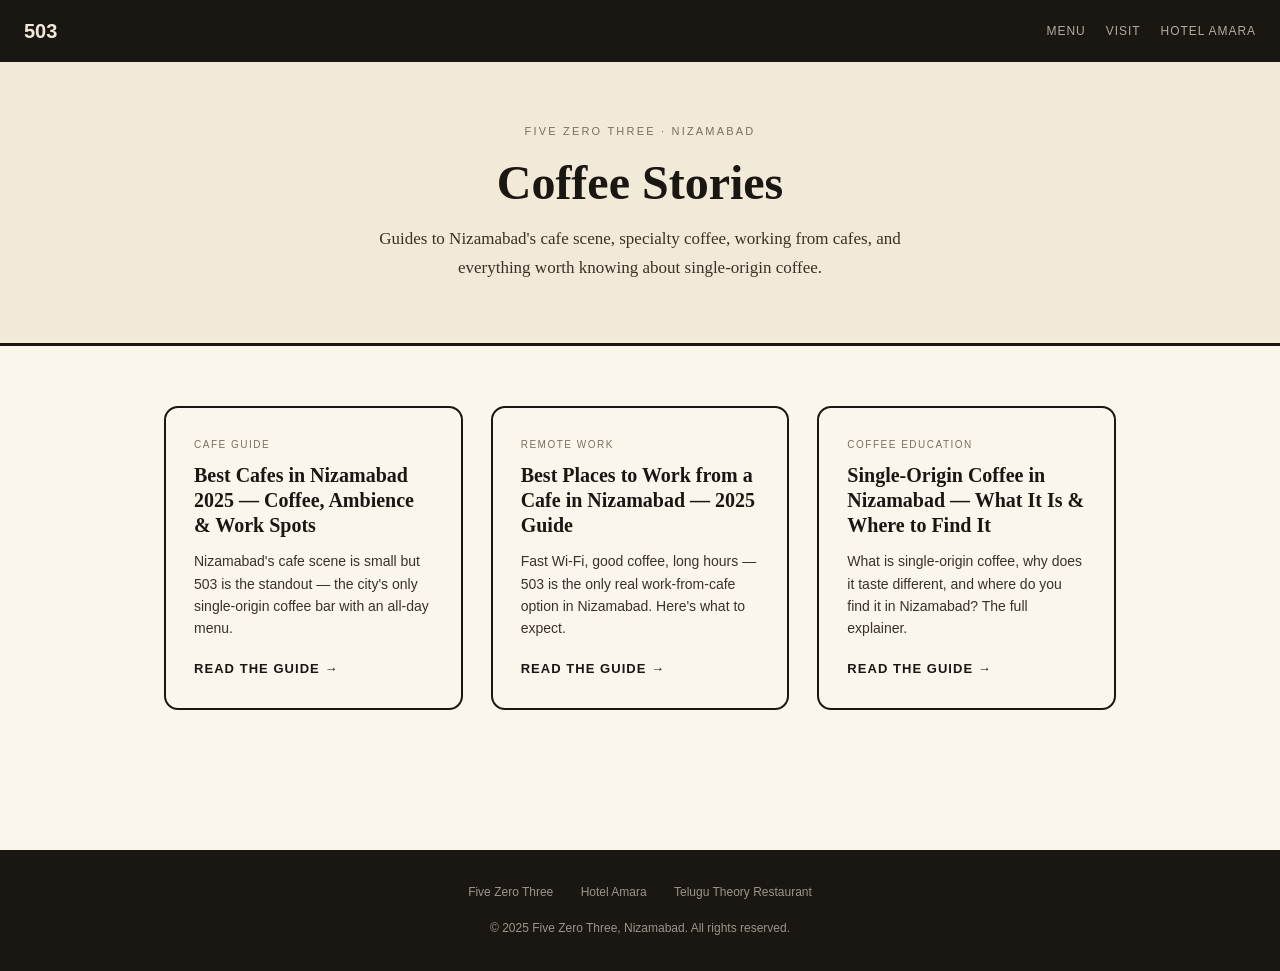
<file: blog/index.html>
<!DOCTYPE html>
<html lang="en">
<head>
  <meta charset="UTF-8"/>
  <meta name="viewport" content="width=device-width, initial-scale=1.0"/>
  <title>Coffee Stories — The 503 Blog | Five Zero Three, Nizamabad</title>
  <meta name="description" content="The Five Zero Three blog: guides to the best cafes in Nizamabad, where to work from a cafe, single-origin coffee explained, and more from Nizamabad's only specialty coffee bar."/>
  <link rel="canonical" href="https://five-zero-three.vercel.app/blog/"/>
  <meta property="og:title" content="Coffee Stories — The 503 Blog, Nizamabad"/>
  <meta property="og:description" content="Guides to cafes, specialty coffee, and working from cafes in Nizamabad — from Five Zero Three at Hotel Amara."/>
  <meta property="og:url" content="https://five-zero-three.vercel.app/blog/"/>
  <meta property="og:type" content="website"/>

  <style>
    *, *::before, *::after { box-sizing: border-box; margin: 0; padding: 0; }
    :root { --ink: #1a1612; --cream: #f2ead8; --cream-light: #faf6ec; --amber: #c09c3e; --ink-soft: #3a3028; --ink-muted: #7a6e60; }
    body { background: var(--cream-light); color: var(--ink); font-family: Georgia, 'Times New Roman', serif; line-height: 1.7; }
    a { color: var(--ink); text-decoration: none; } a:hover { color: var(--amber); }
    .site-nav { background: var(--ink); padding: 14px 24px; display: flex; align-items: center; justify-content: space-between; position: sticky; top: 0; z-index: 10; }
    .site-nav .logo { color: var(--cream); font-family: Arial, sans-serif; font-size: 20px; font-weight: 900; text-decoration: none; }
    .site-nav .nav-links { display: flex; gap: 20px; }
    .site-nav .nav-links a { color: rgba(242,234,216,0.7); font-family: Arial, sans-serif; font-size: 12px; text-decoration: none; letter-spacing: 0.08em; text-transform: uppercase; }
    .site-nav .nav-links a:hover { color: var(--cream); }
    .hero { background: var(--cream); border-bottom: 3px solid var(--ink); padding: 60px 24px; text-align: center; }
    .hero .eyebrow { font-family: Arial, sans-serif; font-size: 11px; text-transform: uppercase; letter-spacing: 0.2em; color: var(--ink-muted); margin-bottom: 16px; }
    .hero h1 { font-size: clamp(28px, 5vw, 48px); line-height: 1.1; margin-bottom: 16px; }
    .hero p { font-size: 17px; color: var(--ink-soft); max-width: 540px; margin: 0 auto; }
    .posts-grid { max-width: 1000px; margin: 60px auto; padding: 0 24px 80px; display: grid; grid-template-columns: repeat(auto-fill, minmax(280px, 1fr)); gap: 28px; }
    .post-card { border: 2.5px solid var(--ink); border-radius: 14px; padding: 28px; display: flex; flex-direction: column; transition: background 0.2s; }
    .post-card:hover { background: var(--cream); }
    .post-card .tag { font-family: Arial, sans-serif; font-size: 10px; text-transform: uppercase; letter-spacing: 0.15em; color: var(--ink-muted); margin-bottom: 10px; }
    .post-card h2 { font-size: 20px; line-height: 1.25; margin-bottom: 12px; flex: 1; }
    .post-card p { font-size: 14px; color: var(--ink-soft); margin-bottom: 18px; font-family: Arial, sans-serif; line-height: 1.6; }
    .post-card .read-link { font-family: Arial, sans-serif; font-size: 13px; font-weight: bold; color: var(--ink); text-transform: uppercase; letter-spacing: 0.08em; }
    .post-card .read-link:hover { color: var(--amber); }
    .site-footer { background: var(--ink); color: rgba(242,234,216,0.6); text-align: center; padding: 32px 24px; font-family: Arial, sans-serif; font-size: 12px; }
    .site-footer a { color: rgba(242,234,216,0.6); margin: 0 12px; text-decoration: none; }
    .site-footer .footer-links { margin-bottom: 16px; }
  </style>
</head>
<body>

<nav class="site-nav">
  <a href="https://five-zero-three.vercel.app" class="logo">503</a>
  <div class="nav-links">
    <a href="https://five-zero-three.vercel.app/#menu">Menu</a>
    <a href="https://five-zero-three.vercel.app/#visit">Visit</a>
    <a href="https://amara-hotel.vercel.app">Hotel Amara</a>
  </div>
</nav>

<div class="hero">
  <div class="eyebrow">Five Zero Three · Nizamabad</div>
  <h1>Coffee Stories</h1>
  <p>Guides to Nizamabad's cafe scene, specialty coffee, working from cafes, and everything worth knowing about single-origin coffee.</p>
</div>

<div class="posts-grid">
  <div class="post-card">
    <div class="tag">Cafe Guide</div>
    <h2><a href="best-cafes-nizamabad.html">Best Cafes in Nizamabad 2025 — Coffee, Ambience &amp; Work Spots</a></h2>
    <p>Nizamabad's cafe scene is small but 503 is the standout — the city's only single-origin coffee bar with an all-day menu.</p>
    <a href="best-cafes-nizamabad.html" class="read-link">Read the guide →</a>
  </div>

  <div class="post-card">
    <div class="tag">Remote Work</div>
    <h2><a href="work-from-cafe-nizamabad.html">Best Places to Work from a Cafe in Nizamabad — 2025 Guide</a></h2>
    <p>Fast Wi-Fi, good coffee, long hours — 503 is the only real work-from-cafe option in Nizamabad. Here's what to expect.</p>
    <a href="work-from-cafe-nizamabad.html" class="read-link">Read the guide →</a>
  </div>

  <div class="post-card">
    <div class="tag">Coffee Education</div>
    <h2><a href="single-origin-coffee-nizamabad.html">Single-Origin Coffee in Nizamabad — What It Is &amp; Where to Find It</a></h2>
    <p>What is single-origin coffee, why does it taste different, and where do you find it in Nizamabad? The full explainer.</p>
    <a href="single-origin-coffee-nizamabad.html" class="read-link">Read the guide →</a>
  </div>
</div>

<footer class="site-footer">
  <div class="footer-links">
    <a href="https://five-zero-three.vercel.app">Five Zero Three</a>
    <a href="https://amara-hotel.vercel.app">Hotel Amara</a>
    <a href="https://telugu-theory.vercel.app">Telugu Theory Restaurant</a>
  </div>
  <div>© 2025 Five Zero Three, Nizamabad. All rights reserved.</div>
</footer>

</body>
</html>
</file>
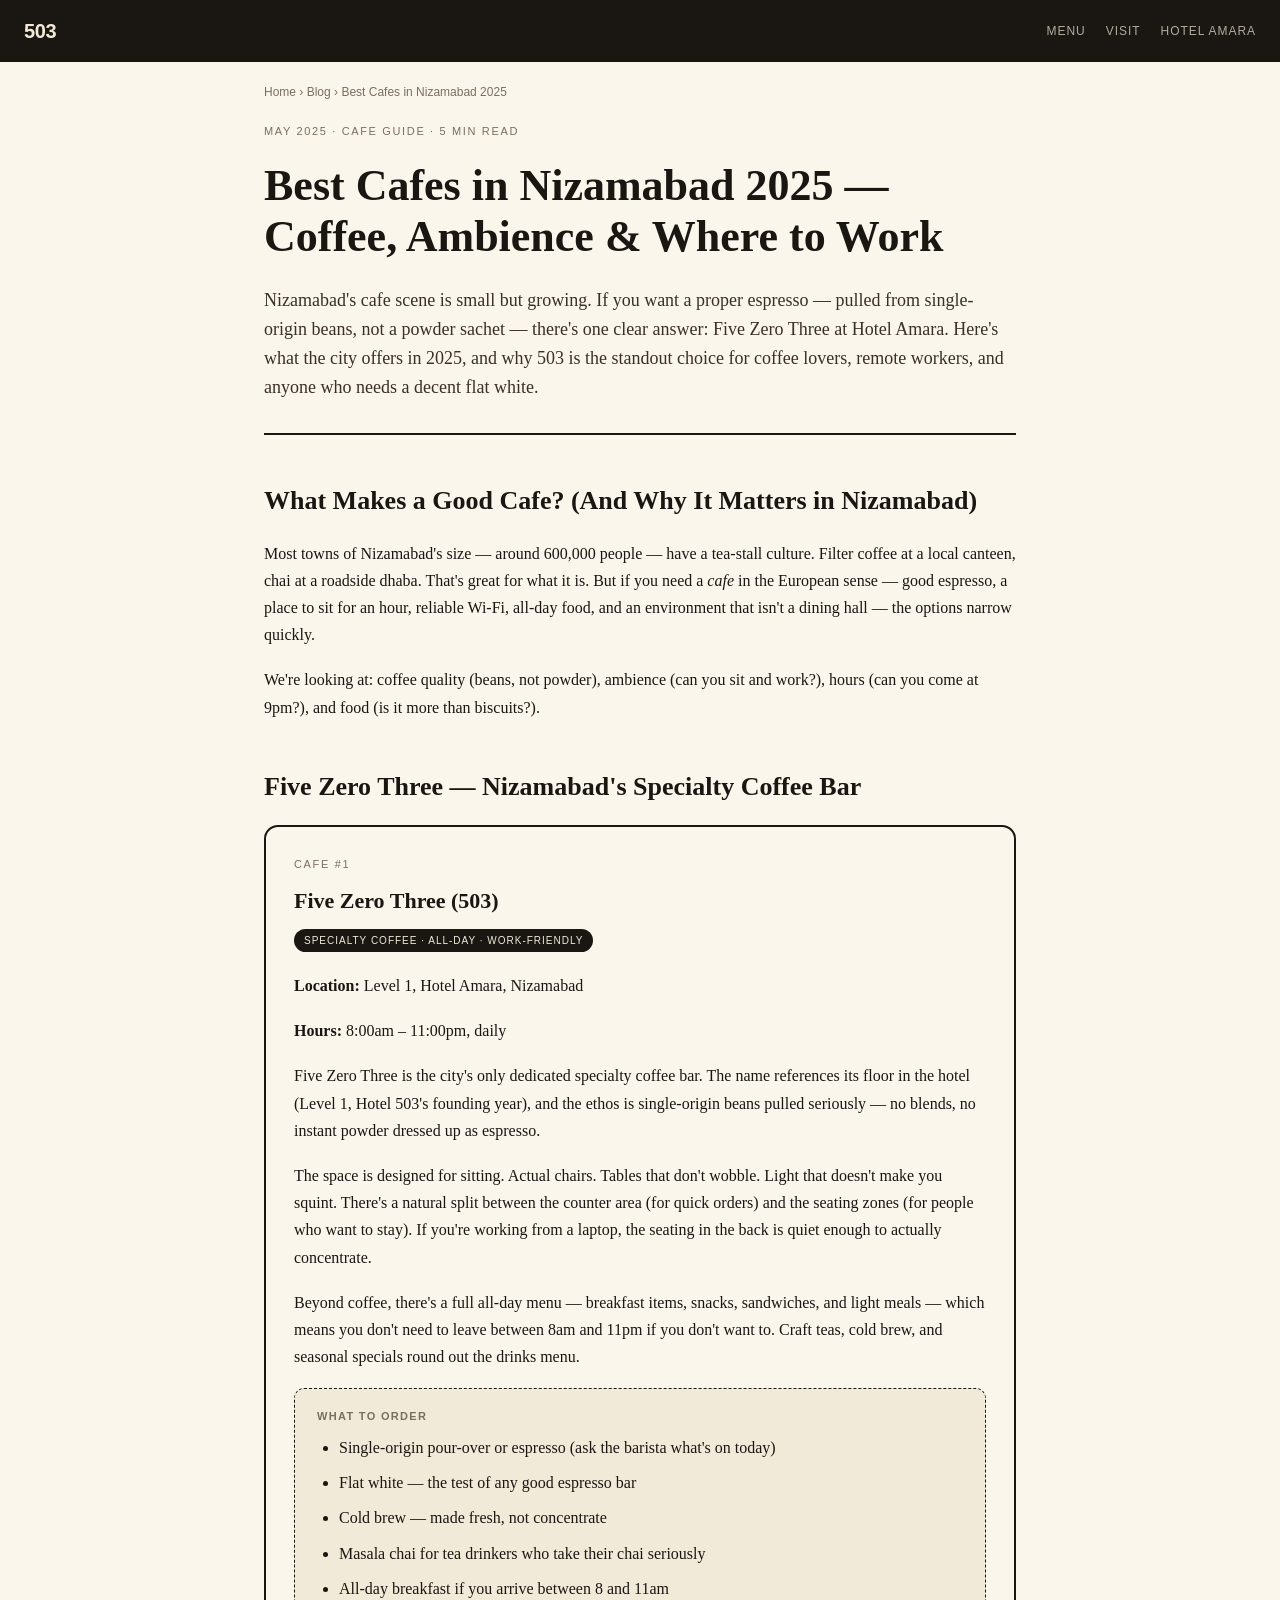
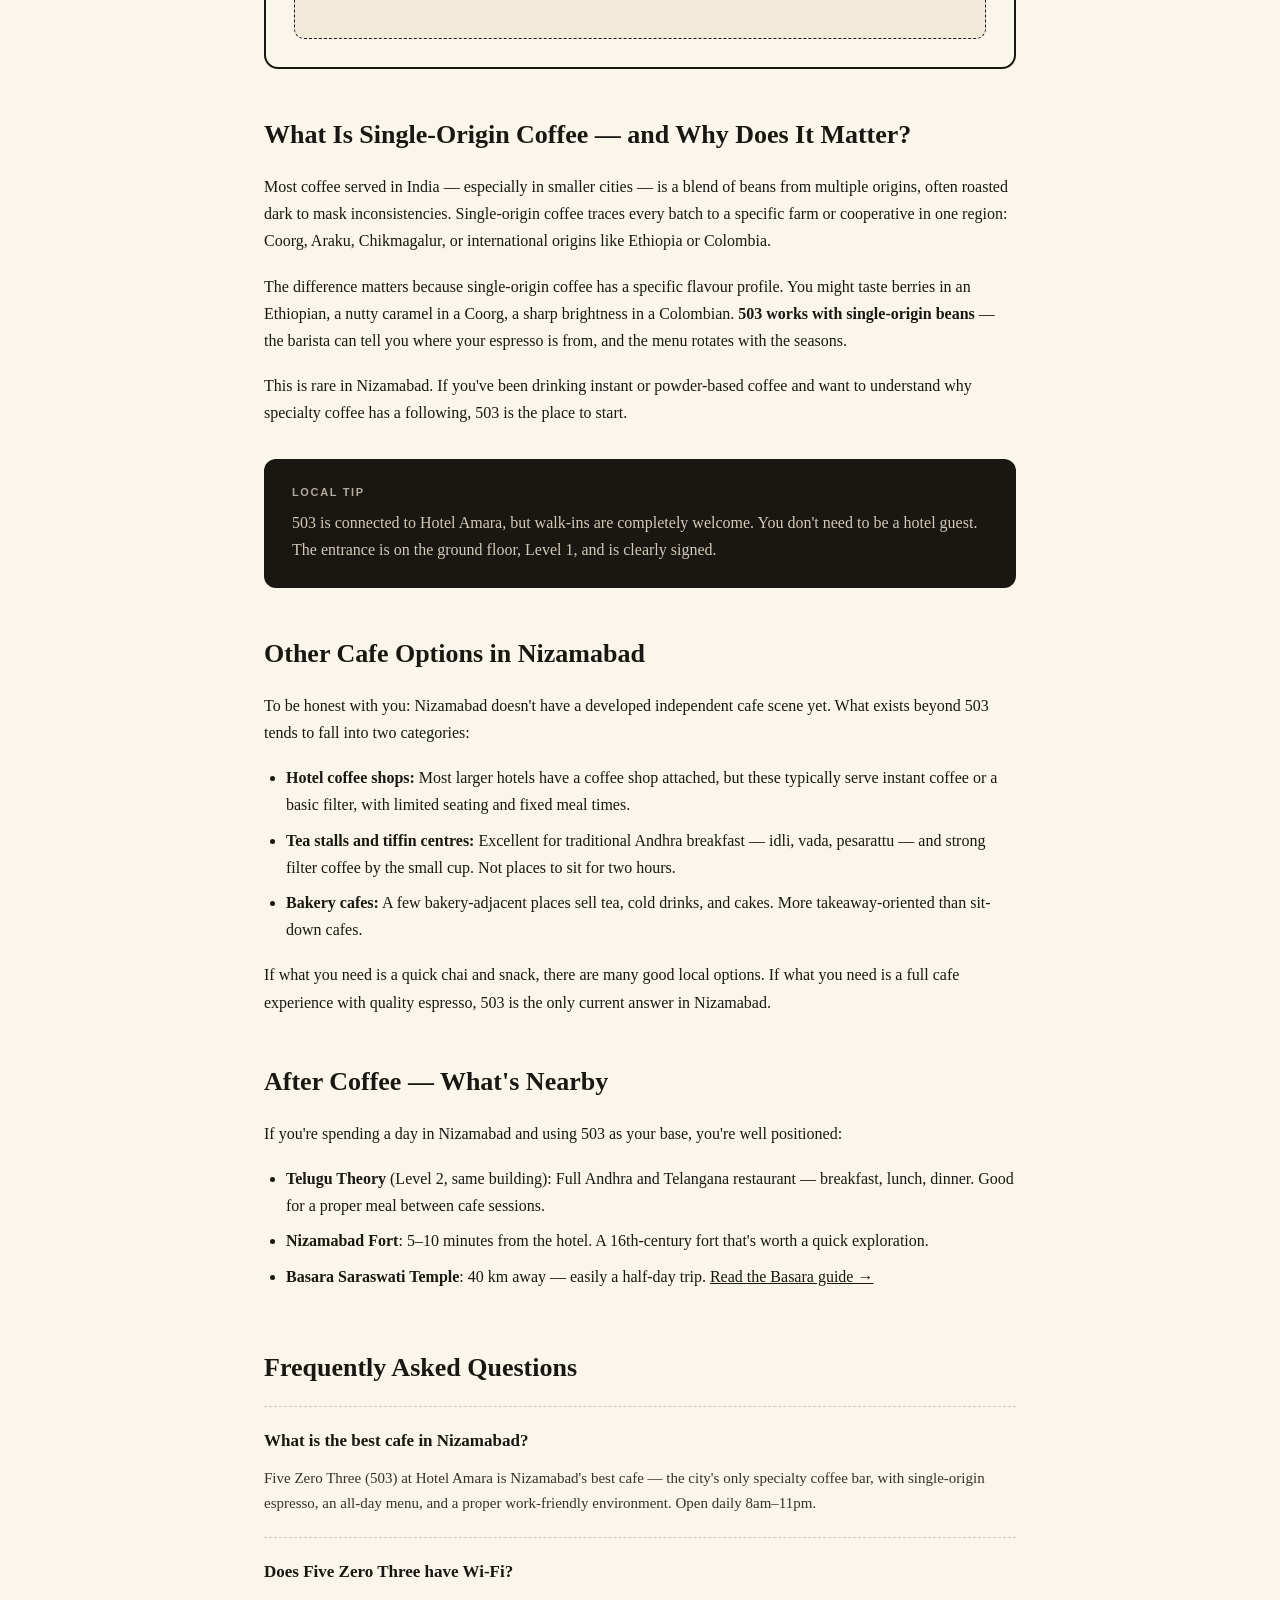
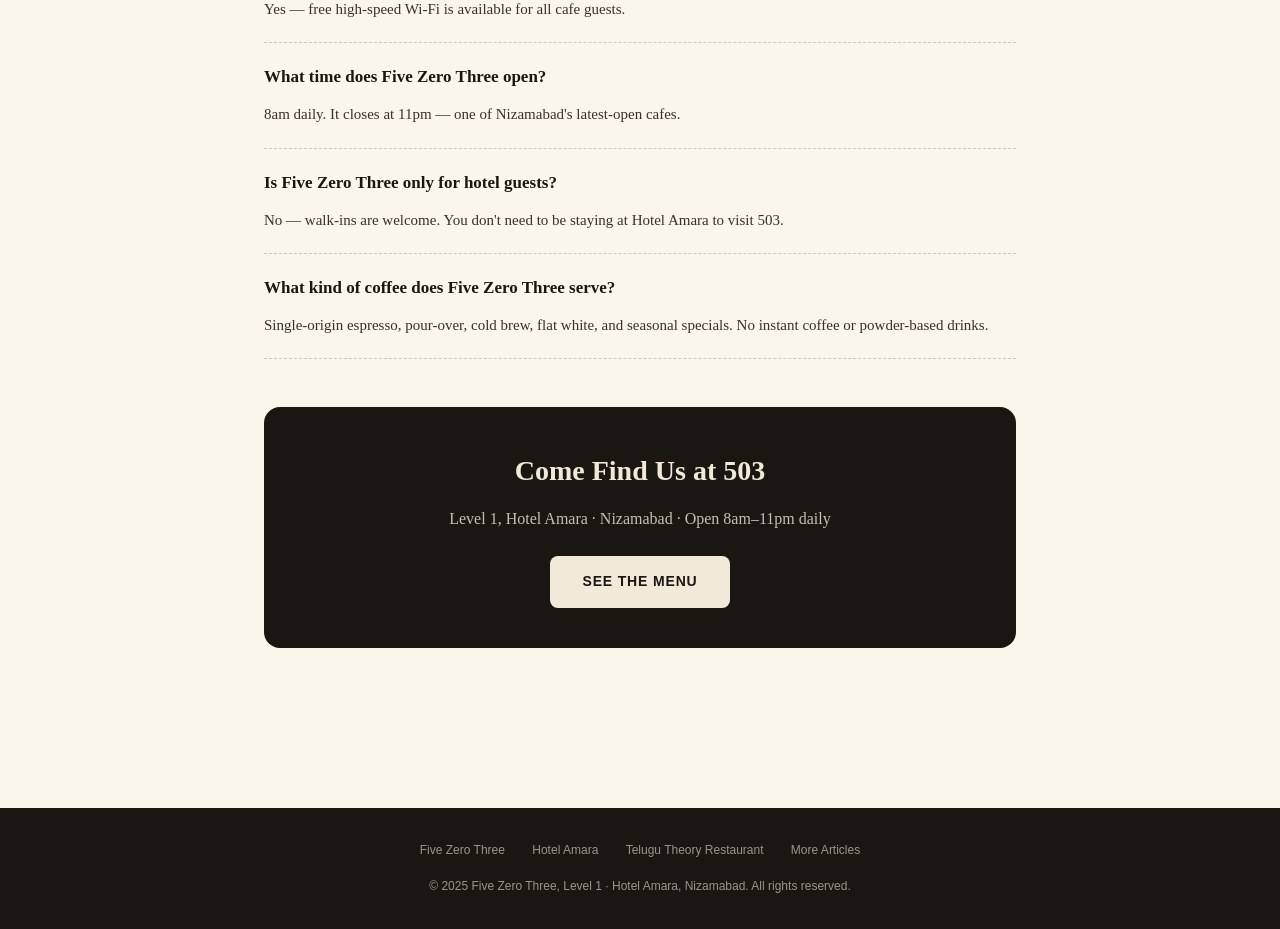
<file: blog/best-cafes-nizamabad.html>
<!DOCTYPE html>
<html lang="en">
<head>
  <meta charset="UTF-8"/>
  <meta name="viewport" content="width=device-width, initial-scale=1.0"/>
  <title>Best Cafes in Nizamabad 2025 — Coffee, Ambience &amp; Work Spots | Five Zero Three</title>
  <meta name="description" content="Looking for the best cafes in Nizamabad? Five Zero Three (503) at Hotel Amara is the city's only specialty coffee bar — single-origin espresso, craft tea, all-day menu. Open 8am–11pm daily."/>
  <link rel="canonical" href="https://five-zero-three.vercel.app/blog/best-cafes-nizamabad.html"/>
  <meta property="og:title" content="Best Cafes in Nizamabad 2025 — Five Zero Three"/>
  <meta property="og:description" content="Nizamabad's best cafe guide: Five Zero Three at Hotel Amara. Single-origin coffee, craft tea, all-day food. Open daily 8am–11pm."/>
  <meta property="og:url" content="https://five-zero-three.vercel.app/blog/best-cafes-nizamabad.html"/>
  <meta property="og:type" content="article"/>
  <meta name="twitter:card" content="summary_large_image"/>

  <script type="application/ld+json">
  {
    "@context": "https://schema.org",
    "@type": "BlogPosting",
    "headline": "Best Cafes in Nizamabad 2025 — Coffee, Ambience and Work Spots",
    "description": "A guide to the best cafes in Nizamabad. Five Zero Three is the city's only specialty coffee bar — single-origin beans, craft tea, and an all-day menu.",
    "url": "https://five-zero-three.vercel.app/blog/best-cafes-nizamabad.html",
    "datePublished": "2025-05-01",
    "dateModified": "2025-05-01",
    "author": { "@type": "Organization", "name": "Five Zero Three" },
    "publisher": { "@type": "Organization", "name": "Five Zero Three", "url": "https://five-zero-three.vercel.app" }
  }
  </script>
  <script type="application/ld+json">
  {
    "@context": "https://schema.org",
    "@type": "CafeOrCoffeeShop",
    "name": "Five Zero Three",
    "alternateName": "503 Coffeeshop",
    "url": "https://five-zero-three.vercel.app",
    "address": {
      "@type": "PostalAddress",
      "addressLocality": "Nizamabad",
      "addressRegion": "Telangana",
      "addressCountry": "IN"
    },
    "openingHours": "Mo-Su 08:00-23:00",
    "servesCuisine": ["Coffee", "Tea", "Cafe Food"],
    "priceRange": "₹₹",
    "containedInPlace": { "@type": "Hotel", "name": "Hotel Amara", "url": "https://amara-hotel.vercel.app" }
  }
  </script>
  <script type="application/ld+json">
  {
    "@context": "https://schema.org",
    "@type": "FAQPage",
    "mainEntity": [
      {
        "@type": "Question",
        "name": "What is the best cafe in Nizamabad?",
        "acceptedAnswer": { "@type": "Answer", "text": "Five Zero Three (503) at Hotel Amara is Nizamabad's top specialty cafe — the city's only single-origin coffee bar, with an all-day menu, craft tea, and a quiet work-friendly environment. Open daily 8am–11pm." }
      },
      {
        "@type": "Question",
        "name": "Does Five Zero Three have Wi-Fi?",
        "acceptedAnswer": { "@type": "Answer", "text": "Yes — free high-speed Wi-Fi is available for all cafe guests." }
      },
      {
        "@type": "Question",
        "name": "What time does Five Zero Three open?",
        "acceptedAnswer": { "@type": "Answer", "text": "Five Zero Three is open daily from 8am to 11pm — one of the latest-closing cafes in Nizamabad." }
      },
      {
        "@type": "Question",
        "name": "Where is Five Zero Three located?",
        "acceptedAnswer": { "@type": "Answer", "text": "Five Zero Three is on Level 1 of Hotel Amara, Nizamabad. It is accessible to both hotel guests and walk-in visitors." }
      }
    ]
  }
  </script>

  <style>
    *, *::before, *::after { box-sizing: border-box; margin: 0; padding: 0; }
    :root { --ink: #1a1612; --cream: #f2ead8; --cream-light: #faf6ec; --amber: #c09c3e; --ink-soft: #3a3028; --ink-muted: #7a6e60; }
    body { background: var(--cream-light); color: var(--ink); font-family: Georgia, 'Times New Roman', serif; line-height: 1.7; }
    a { color: var(--ink); text-decoration: underline; } a:hover { color: var(--amber); }
    .site-nav { background: var(--ink); padding: 14px 24px; display: flex; align-items: center; justify-content: space-between; position: sticky; top: 0; z-index: 10; }
    .site-nav .logo { color: var(--cream); font-family: Arial, sans-serif; font-size: 20px; font-weight: 900; text-decoration: none; letter-spacing: -0.02em; }
    .site-nav .nav-links { display: flex; gap: 20px; }
    .site-nav .nav-links a { color: rgba(242,234,216,0.7); font-family: Arial, sans-serif; font-size: 12px; text-decoration: none; letter-spacing: 0.08em; text-transform: uppercase; }
    .site-nav .nav-links a:hover { color: var(--cream); }
    .breadcrumb { max-width: 800px; margin: 20px auto; padding: 0 24px; font-family: Arial, sans-serif; font-size: 12px; color: var(--ink-muted); }
    .breadcrumb a { color: var(--ink-muted); text-decoration: none; }
    article { max-width: 800px; margin: 0 auto; padding: 0 24px 80px; }
    .post-meta { font-family: Arial, sans-serif; font-size: 11px; color: var(--ink-muted); text-transform: uppercase; letter-spacing: 0.15em; margin-bottom: 20px; }
    h1 { font-size: clamp(28px, 5vw, 44px); line-height: 1.15; margin-bottom: 24px; font-family: Georgia, serif; }
    .lead { font-size: 18px; line-height: 1.6; color: var(--ink-soft); margin-bottom: 40px; padding-bottom: 32px; border-bottom: 2.5px solid var(--ink); }
    h2 { font-size: 26px; margin: 44px 0 16px; font-family: Georgia, serif; }
    h3 { font-size: 20px; margin: 28px 0 10px; }
    p { margin-bottom: 18px; font-size: 16px; }
    ul, ol { margin: 0 0 18px 22px; font-size: 16px; }
    li { margin-bottom: 8px; }
    .callout { background: var(--ink); color: var(--cream); padding: 24px 28px; border-radius: 12px; margin: 32px 0; }
    .callout strong { display: block; font-family: Arial, sans-serif; font-size: 11px; text-transform: uppercase; letter-spacing: 0.15em; opacity: 0.7; margin-bottom: 8px; }
    .callout p { color: rgba(242,234,216,0.85); margin-bottom: 0; }
    .cafe-card { border: 2.5px solid var(--ink); border-radius: 14px; padding: 28px; margin-bottom: 20px; }
    .cafe-card .number { font-family: Arial, sans-serif; font-size: 11px; text-transform: uppercase; letter-spacing: 0.15em; color: var(--ink-muted); margin-bottom: 8px; }
    .cafe-card h3 { margin: 0 0 6px; font-size: 22px; }
    .cafe-card .tag { display: inline-block; background: var(--ink); color: var(--cream); font-family: Arial, sans-serif; font-size: 10px; text-transform: uppercase; letter-spacing: 0.1em; padding: 3px 10px; border-radius: 20px; margin-bottom: 10px; }
    .what-to-order { background: var(--cream); border: 1.5px dashed var(--ink); border-radius: 10px; padding: 18px 22px; margin-top: 14px; }
    .what-to-order strong { font-family: Arial, sans-serif; font-size: 11px; text-transform: uppercase; letter-spacing: 0.12em; display: block; margin-bottom: 8px; color: var(--ink-muted); }
    .faq-section { margin-top: 56px; }
    .faq-item { border-top: 1.5px dashed rgba(26,22,18,0.2); padding: 20px 0; }
    .faq-item:last-child { border-bottom: 1.5px dashed rgba(26,22,18,0.2); }
    .faq-q { font-weight: bold; font-size: 17px; margin-bottom: 10px; }
    .faq-a { color: var(--ink-soft); font-size: 15px; }
    .cta-block { background: var(--ink); color: var(--cream); padding: 40px 36px; border-radius: 16px; text-align: center; margin: 48px 0 0; }
    .cta-block h2 { color: var(--cream); margin: 0 0 10px; font-size: 28px; }
    .cta-block p { color: rgba(242,234,216,0.8); margin-bottom: 24px; }
    .cta-btn { display: inline-block; background: var(--cream); color: var(--ink); font-family: Arial, sans-serif; font-weight: bold; font-size: 14px; padding: 14px 32px; border-radius: 8px; text-decoration: none; letter-spacing: 0.06em; text-transform: uppercase; }
    .site-footer { background: var(--ink); color: rgba(242,234,216,0.6); text-align: center; padding: 32px 24px; font-family: Arial, sans-serif; font-size: 12px; margin-top: 80px; }
    .site-footer a { color: rgba(242,234,216,0.6); margin: 0 12px; text-decoration: none; }
    .site-footer .footer-links { margin-bottom: 16px; }
  </style>
</head>
<body>

<nav class="site-nav">
  <a href="https://five-zero-three.vercel.app" class="logo">503</a>
  <div class="nav-links">
    <a href="https://five-zero-three.vercel.app/#menu">Menu</a>
    <a href="https://five-zero-three.vercel.app/#visit">Visit</a>
    <a href="https://amara-hotel.vercel.app">Hotel Amara</a>
  </div>
</nav>

<div class="breadcrumb">
  <a href="https://five-zero-three.vercel.app">Home</a> › <a href="https://five-zero-three.vercel.app/blog/">Blog</a> › Best Cafes in Nizamabad 2025
</div>

<article>
  <div class="post-meta">May 2025 · Cafe Guide · 5 min read</div>

  <h1>Best Cafes in Nizamabad 2025 — Coffee, Ambience &amp; Where to Work</h1>

  <p class="lead">
    Nizamabad's cafe scene is small but growing. If you want a proper espresso — pulled from single-origin beans, not a powder sachet — there's one clear answer: Five Zero Three at Hotel Amara. Here's what the city offers in 2025, and why 503 is the standout choice for coffee lovers, remote workers, and anyone who needs a decent flat white.
  </p>

  <h2>What Makes a Good Cafe? (And Why It Matters in Nizamabad)</h2>
  <p>
    Most towns of Nizamabad's size — around 600,000 people — have a tea-stall culture. Filter coffee at a local canteen, chai at a roadside dhaba. That's great for what it is. But if you need a <em>cafe</em> in the European sense — good espresso, a place to sit for an hour, reliable Wi-Fi, all-day food, and an environment that isn't a dining hall — the options narrow quickly.
  </p>
  <p>
    We're looking at: coffee quality (beans, not powder), ambience (can you sit and work?), hours (can you come at 9pm?), and food (is it more than biscuits?).
  </p>

  <h2>Five Zero Three — Nizamabad's Specialty Coffee Bar</h2>

  <div class="cafe-card">
    <div class="number">Cafe #1</div>
    <h3>Five Zero Three (503)</h3>
    <span class="tag">Specialty Coffee · All-Day · Work-Friendly</span>
    <p style="margin-top: 10px;"><strong>Location:</strong> Level 1, Hotel Amara, Nizamabad</p>
    <p><strong>Hours:</strong> 8:00am – 11:00pm, daily</p>
    <p>
      Five Zero Three is the city's only dedicated specialty coffee bar. The name references its floor in the hotel (Level 1, Hotel 503's founding year), and the ethos is single-origin beans pulled seriously — no blends, no instant powder dressed up as espresso.
    </p>
    <p>
      The space is designed for sitting. Actual chairs. Tables that don't wobble. Light that doesn't make you squint. There's a natural split between the counter area (for quick orders) and the seating zones (for people who want to stay). If you're working from a laptop, the seating in the back is quiet enough to actually concentrate.
    </p>
    <p>
      Beyond coffee, there's a full all-day menu — breakfast items, snacks, sandwiches, and light meals — which means you don't need to leave between 8am and 11pm if you don't want to. Craft teas, cold brew, and seasonal specials round out the drinks menu.
    </p>
    <div class="what-to-order">
      <strong>What to Order</strong>
      <ul>
        <li>Single-origin pour-over or espresso (ask the barista what's on today)</li>
        <li>Flat white — the test of any good espresso bar</li>
        <li>Cold brew — made fresh, not concentrate</li>
        <li>Masala chai for tea drinkers who take their chai seriously</li>
        <li>All-day breakfast if you arrive between 8 and 11am</li>
      </ul>
    </div>
  </div>

  <h2>What Is Single-Origin Coffee — and Why Does It Matter?</h2>
  <p>
    Most coffee served in India — especially in smaller cities — is a blend of beans from multiple origins, often roasted dark to mask inconsistencies. Single-origin coffee traces every batch to a specific farm or cooperative in one region: Coorg, Araku, Chikmagalur, or international origins like Ethiopia or Colombia.
  </p>
  <p>
    The difference matters because single-origin coffee has a specific flavour profile. You might taste berries in an Ethiopian, a nutty caramel in a Coorg, a sharp brightness in a Colombian. <strong>503 works with single-origin beans</strong> — the barista can tell you where your espresso is from, and the menu rotates with the seasons.
  </p>
  <p>
    This is rare in Nizamabad. If you've been drinking instant or powder-based coffee and want to understand why specialty coffee has a following, 503 is the place to start.
  </p>

  <div class="callout">
    <strong>Local Tip</strong>
    <p>503 is connected to Hotel Amara, but walk-ins are completely welcome. You don't need to be a hotel guest. The entrance is on the ground floor, Level 1, and is clearly signed.</p>
  </div>

  <h2>Other Cafe Options in Nizamabad</h2>
  <p>
    To be honest with you: Nizamabad doesn't have a developed independent cafe scene yet. What exists beyond 503 tends to fall into two categories:
  </p>
  <ul>
    <li><strong>Hotel coffee shops:</strong> Most larger hotels have a coffee shop attached, but these typically serve instant coffee or a basic filter, with limited seating and fixed meal times.</li>
    <li><strong>Tea stalls and tiffin centres:</strong> Excellent for traditional Andhra breakfast — idli, vada, pesarattu — and strong filter coffee by the small cup. Not places to sit for two hours.</li>
    <li><strong>Bakery cafes:</strong> A few bakery-adjacent places sell tea, cold drinks, and cakes. More takeaway-oriented than sit-down cafes.</li>
  </ul>
  <p>
    If what you need is a quick chai and snack, there are many good local options. If what you need is a full cafe experience with quality espresso, 503 is the only current answer in Nizamabad.
  </p>

  <h2>After Coffee — What's Nearby</h2>
  <p>
    If you're spending a day in Nizamabad and using 503 as your base, you're well positioned:
  </p>
  <ul>
    <li><strong>Telugu Theory</strong> (Level 2, same building): Full Andhra and Telangana restaurant — breakfast, lunch, dinner. Good for a proper meal between cafe sessions.</li>
    <li><strong>Nizamabad Fort</strong>: 5–10 minutes from the hotel. A 16th-century fort that's worth a quick exploration.</li>
    <li><strong>Basara Saraswati Temple</strong>: 40 km away — easily a half-day trip. <a href="https://amara-hotel.vercel.app/blog/hotels-near-basara-temple.html">Read the Basara guide →</a></li>
  </ul>

  <div class="faq-section">
    <h2>Frequently Asked Questions</h2>

    <div class="faq-item">
      <div class="faq-q">What is the best cafe in Nizamabad?</div>
      <div class="faq-a">Five Zero Three (503) at Hotel Amara is Nizamabad's best cafe — the city's only specialty coffee bar, with single-origin espresso, an all-day menu, and a proper work-friendly environment. Open daily 8am–11pm.</div>
    </div>

    <div class="faq-item">
      <div class="faq-q">Does Five Zero Three have Wi-Fi?</div>
      <div class="faq-a">Yes — free high-speed Wi-Fi is available for all cafe guests.</div>
    </div>

    <div class="faq-item">
      <div class="faq-q">What time does Five Zero Three open?</div>
      <div class="faq-a">8am daily. It closes at 11pm — one of Nizamabad's latest-open cafes.</div>
    </div>

    <div class="faq-item">
      <div class="faq-q">Is Five Zero Three only for hotel guests?</div>
      <div class="faq-a">No — walk-ins are welcome. You don't need to be staying at Hotel Amara to visit 503.</div>
    </div>

    <div class="faq-item">
      <div class="faq-q">What kind of coffee does Five Zero Three serve?</div>
      <div class="faq-a">Single-origin espresso, pour-over, cold brew, flat white, and seasonal specials. No instant coffee or powder-based drinks.</div>
    </div>
  </div>

  <div class="cta-block">
    <h2>Come Find Us at 503</h2>
    <p>Level 1, Hotel Amara · Nizamabad · Open 8am–11pm daily</p>
    <a href="https://five-zero-three.vercel.app/#menu" class="cta-btn">See the Menu</a>
  </div>
</article>

<footer class="site-footer">
  <div class="footer-links">
    <a href="https://five-zero-three.vercel.app">Five Zero Three</a>
    <a href="https://amara-hotel.vercel.app">Hotel Amara</a>
    <a href="https://telugu-theory.vercel.app">Telugu Theory Restaurant</a>
    <a href="https://five-zero-three.vercel.app/blog/">More Articles</a>
  </div>
  <div>© 2025 Five Zero Three, Level 1 · Hotel Amara, Nizamabad. All rights reserved.</div>
</footer>

</body>
</html>
</file>
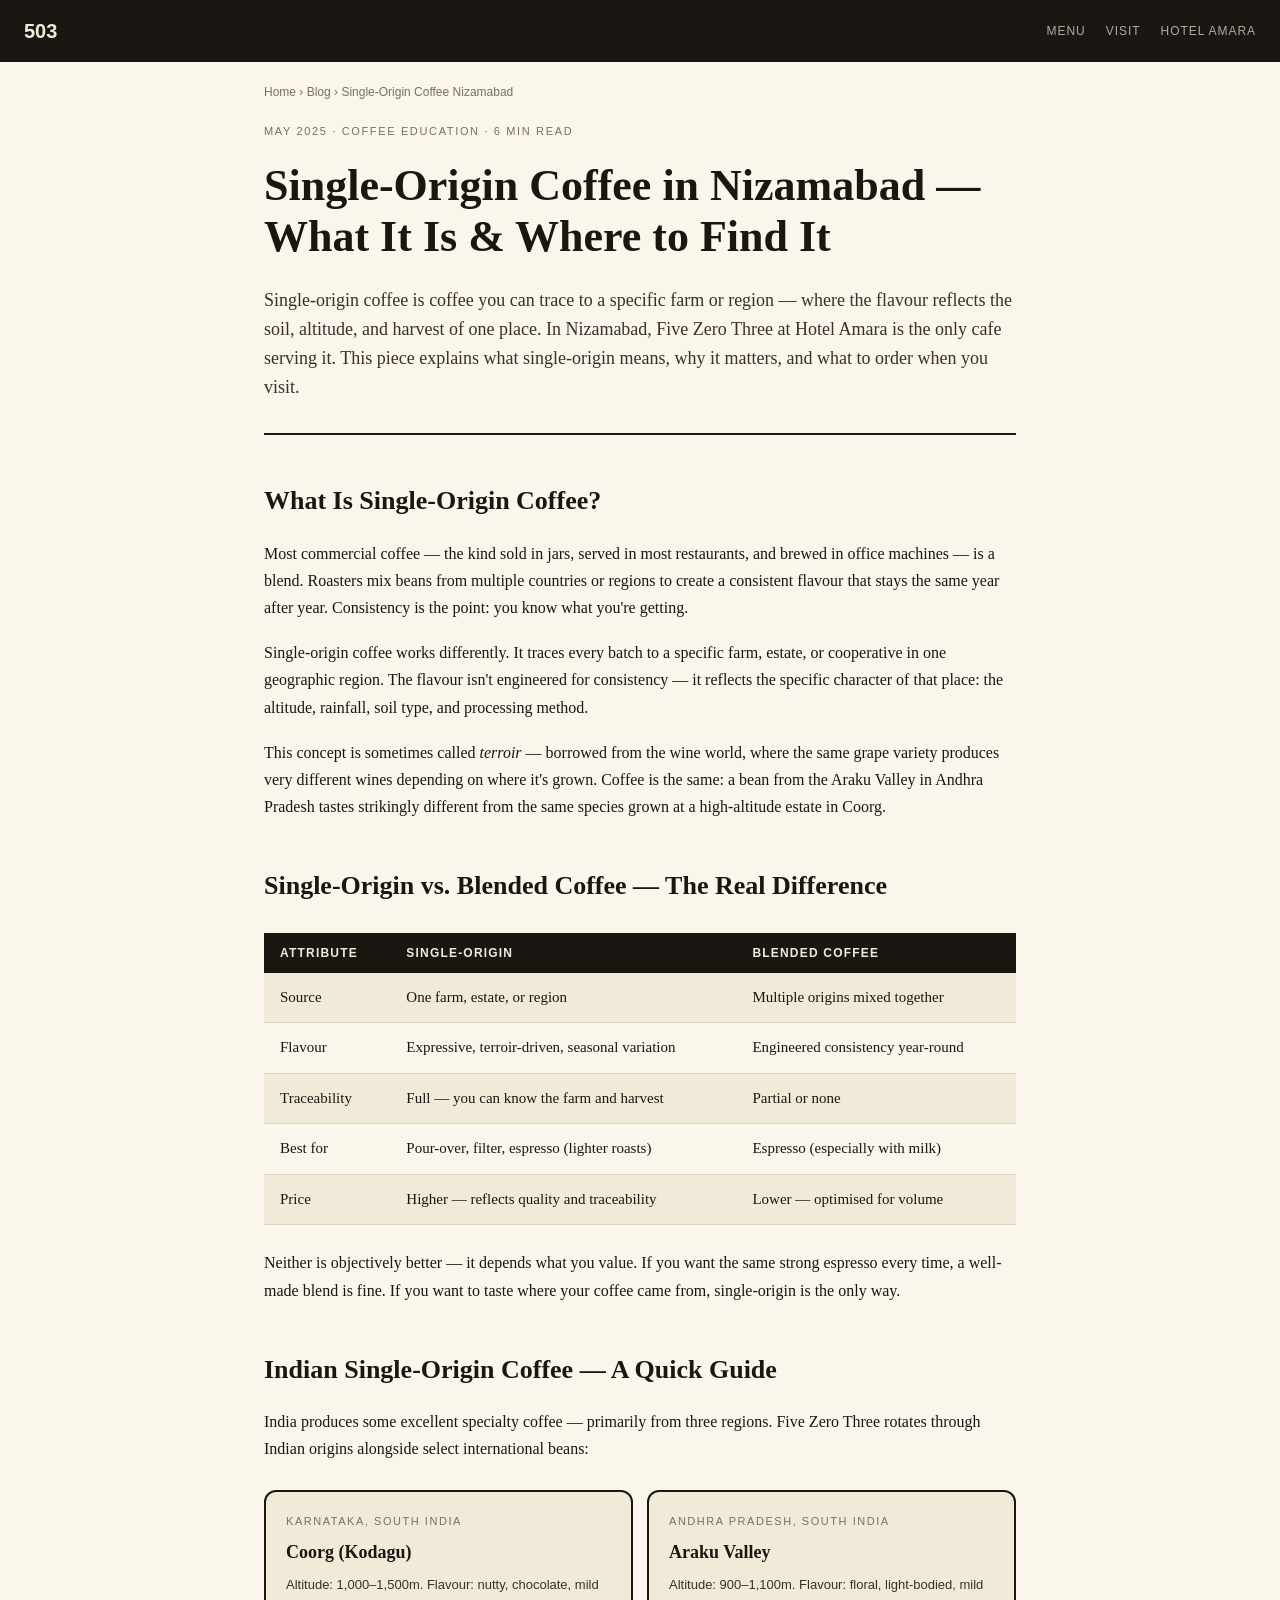
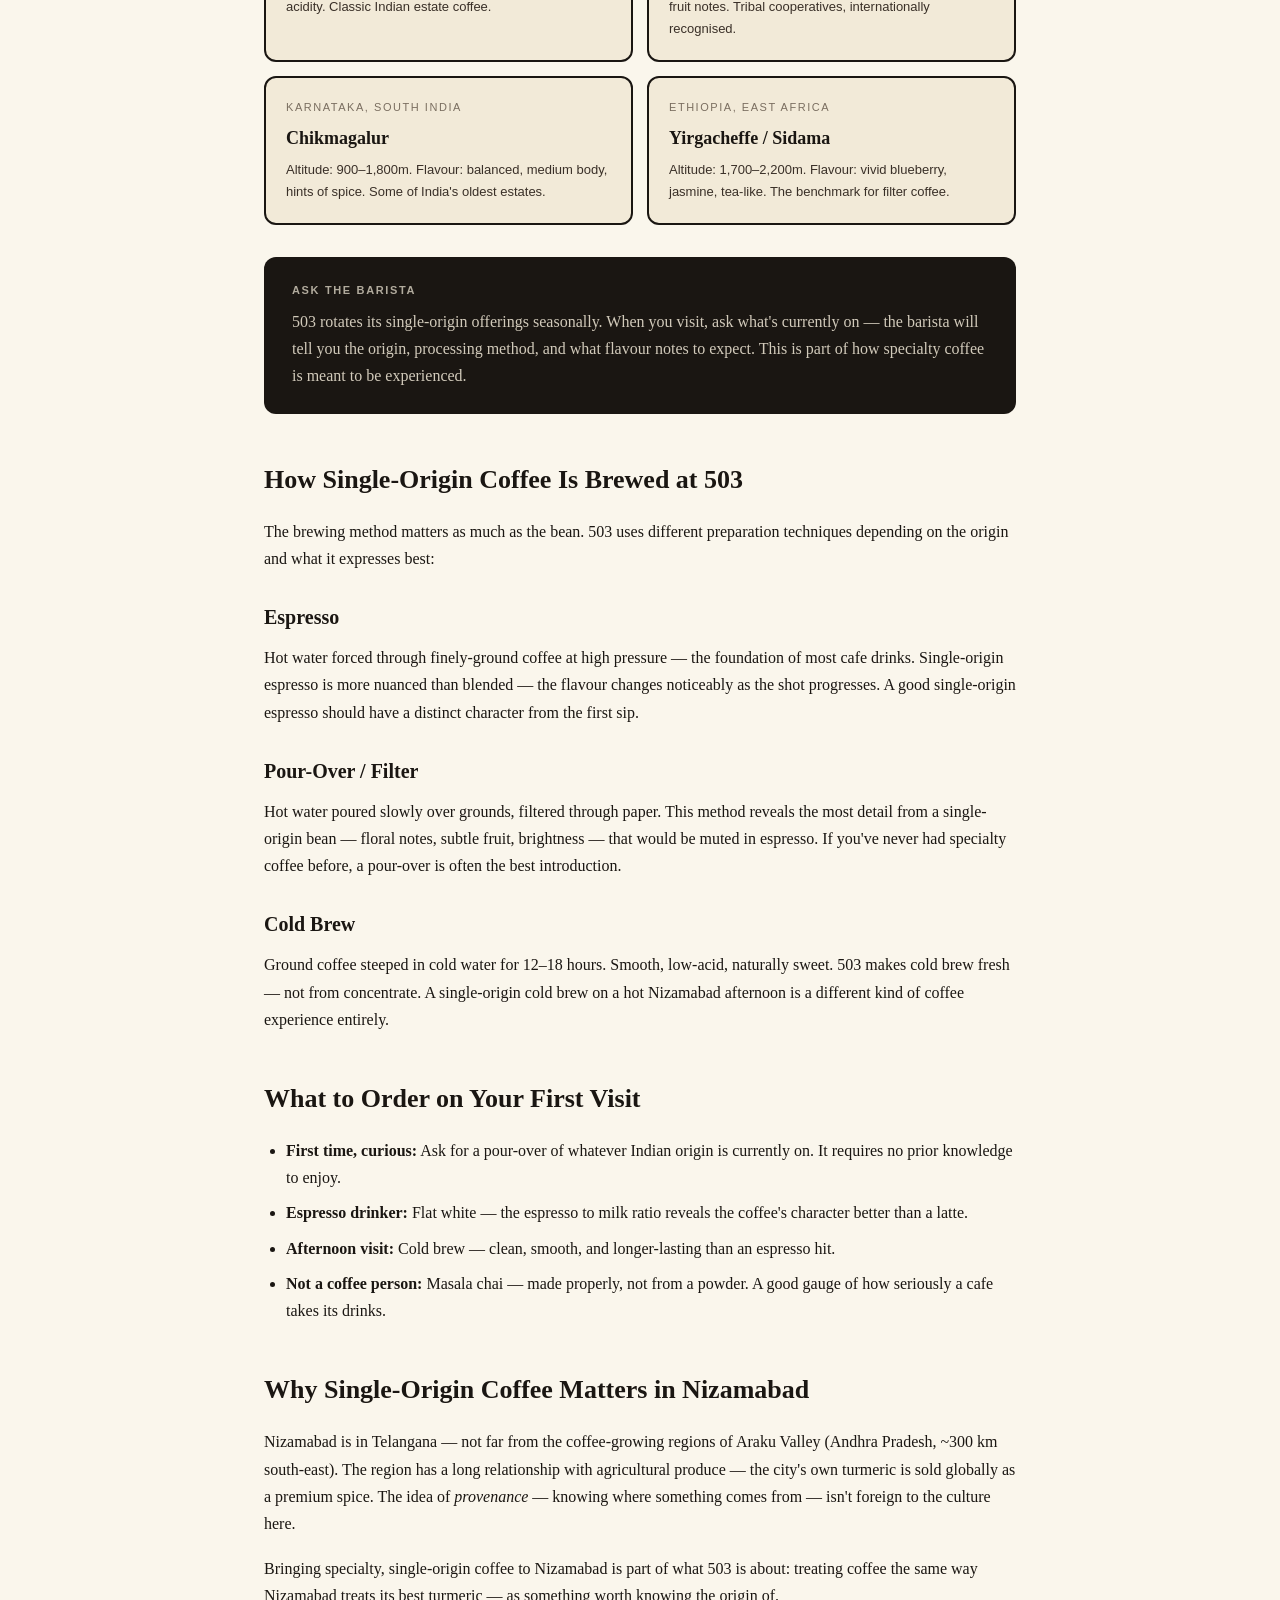
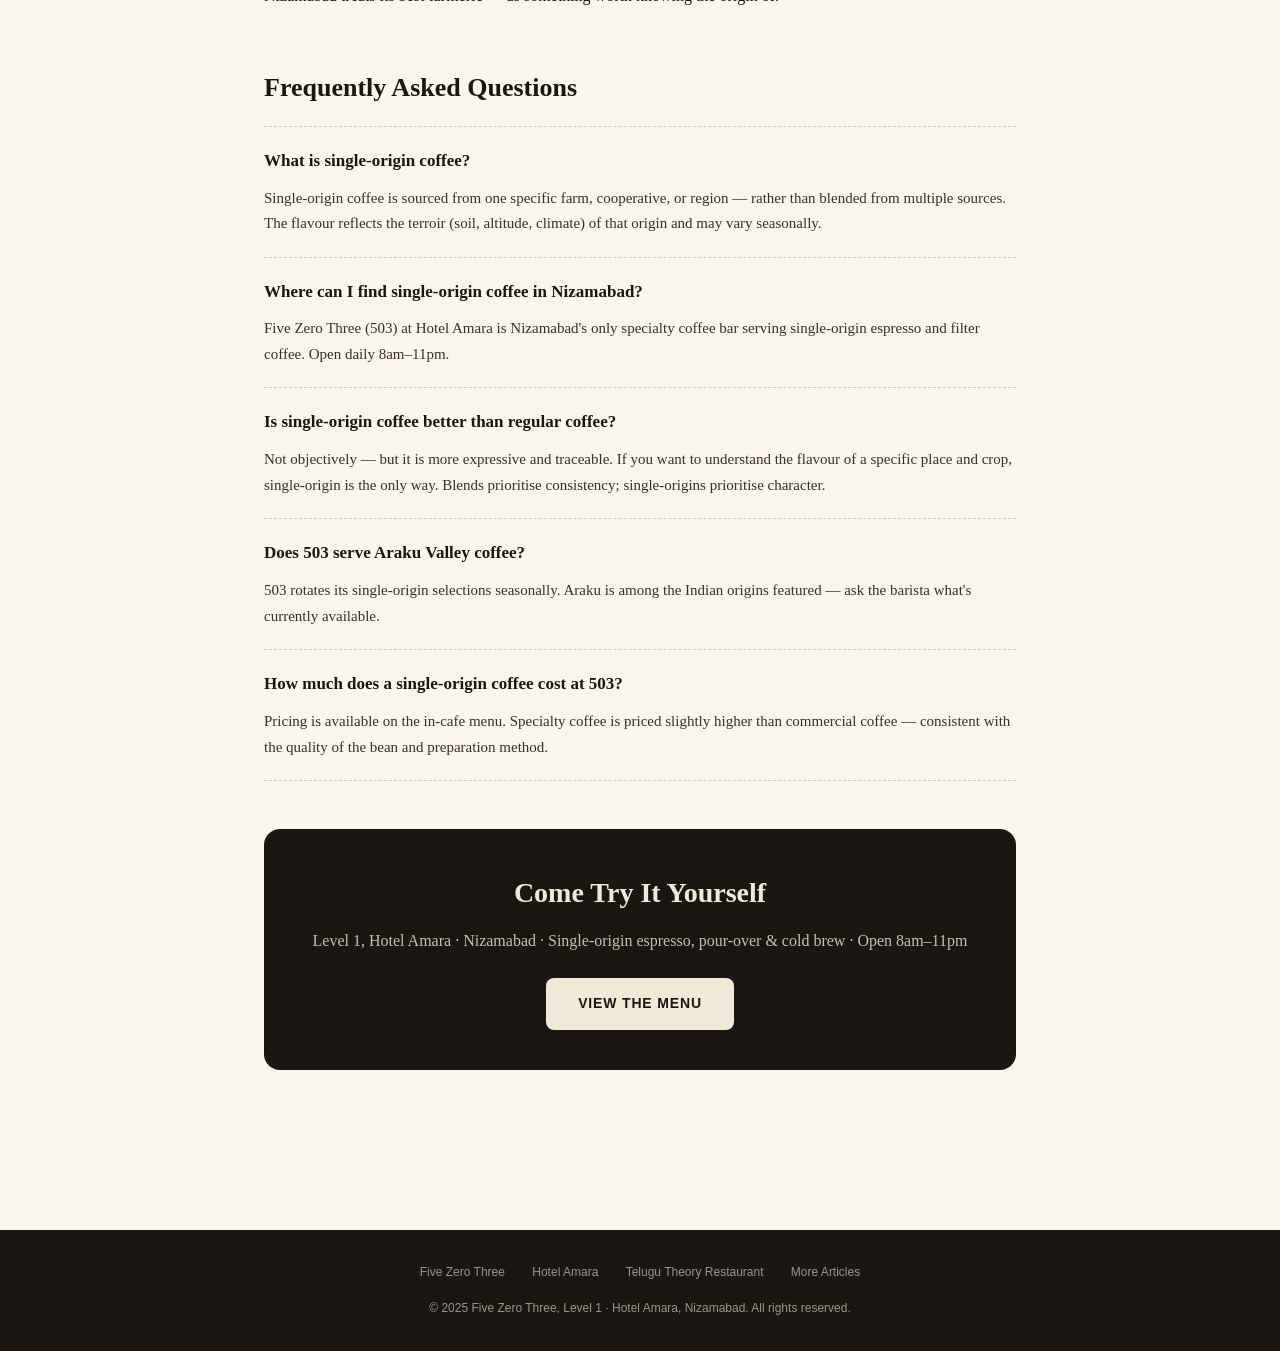
<file: blog/single-origin-coffee-nizamabad.html>
<!DOCTYPE html>
<html lang="en">
<head>
  <meta charset="UTF-8"/>
  <meta name="viewport" content="width=device-width, initial-scale=1.0"/>
  <title>Single-Origin Coffee in Nizamabad — What It Is &amp; Where to Find It | Five Zero Three</title>
  <meta name="description" content="Curious about single-origin coffee in Nizamabad? Five Zero Three (503) at Hotel Amara is the city's only specialty coffee bar serving traceable single-origin espresso and filter coffee. Open 8am–11pm daily."/>
  <link rel="canonical" href="https://five-zero-three.vercel.app/blog/single-origin-coffee-nizamabad.html"/>
  <meta property="og:title" content="Single-Origin Coffee in Nizamabad — Five Zero Three"/>
  <meta property="og:description" content="What is single-origin coffee and where can you find it in Nizamabad? Five Zero Three is the only specialty coffee bar in the city."/>
  <meta property="og:url" content="https://five-zero-three.vercel.app/blog/single-origin-coffee-nizamabad.html"/>
  <meta property="og:type" content="article"/>
  <meta name="twitter:card" content="summary_large_image"/>

  <script type="application/ld+json">
  {
    "@context": "https://schema.org",
    "@type": "BlogPosting",
    "headline": "Single-Origin Coffee in Nizamabad — What It Is and Where to Find It",
    "description": "An explainer on single-origin coffee and a guide to finding it in Nizamabad. Five Zero Three at Hotel Amara is the city's only source of traceable, specialty-grade single-origin espresso and filter coffee.",
    "url": "https://five-zero-three.vercel.app/blog/single-origin-coffee-nizamabad.html",
    "datePublished": "2025-05-01",
    "dateModified": "2025-05-01",
    "author": { "@type": "Organization", "name": "Five Zero Three" },
    "publisher": { "@type": "Organization", "name": "Five Zero Three", "url": "https://five-zero-three.vercel.app" }
  }
  </script>
  <script type="application/ld+json">
  {
    "@context": "https://schema.org",
    "@type": "FAQPage",
    "mainEntity": [
      {
        "@type": "Question",
        "name": "What is single-origin coffee?",
        "acceptedAnswer": { "@type": "Answer", "text": "Single-origin coffee is coffee sourced from a single farm, cooperative, or region — rather than a blend of beans from multiple sources. This traceability allows roasters to highlight the specific flavour characteristics of that origin, which vary significantly by region and altitude." }
      },
      {
        "@type": "Question",
        "name": "Where can I get single-origin coffee in Nizamabad?",
        "acceptedAnswer": { "@type": "Answer", "text": "Five Zero Three (503) at Hotel Amara is the only specialty coffee bar in Nizamabad serving single-origin espresso and filter coffee." }
      },
      {
        "@type": "Question",
        "name": "What is the difference between single-origin and blended coffee?",
        "acceptedAnswer": { "@type": "Answer", "text": "Blended coffee mixes beans from multiple origins to create a consistent, stable flavour year-round. Single-origin coffee prioritises terroir — the specific flavour of a place — and may change seasonally as crops rotate. Single-origin tends to be more expressive; blends more consistent." }
      },
      {
        "@type": "Question",
        "name": "Does Five Zero Three serve Indian single-origin coffee?",
        "acceptedAnswer": { "@type": "Answer", "text": "Yes — 503 rotates through Indian single-origins including Coorg, Araku Valley, and Chikmagalur estates, alongside select international origins." }
      }
    ]
  }
  </script>

  <style>
    *, *::before, *::after { box-sizing: border-box; margin: 0; padding: 0; }
    :root { --ink: #1a1612; --cream: #f2ead8; --cream-light: #faf6ec; --amber: #c09c3e; --ink-soft: #3a3028; --ink-muted: #7a6e60; }
    body { background: var(--cream-light); color: var(--ink); font-family: Georgia, 'Times New Roman', serif; line-height: 1.7; }
    a { color: var(--ink); text-decoration: underline; } a:hover { color: var(--amber); }
    .site-nav { background: var(--ink); padding: 14px 24px; display: flex; align-items: center; justify-content: space-between; position: sticky; top: 0; z-index: 10; }
    .site-nav .logo { color: var(--cream); font-family: Arial, sans-serif; font-size: 20px; font-weight: 900; text-decoration: none; }
    .site-nav .nav-links { display: flex; gap: 20px; }
    .site-nav .nav-links a { color: rgba(242,234,216,0.7); font-family: Arial, sans-serif; font-size: 12px; text-decoration: none; letter-spacing: 0.08em; text-transform: uppercase; }
    .site-nav .nav-links a:hover { color: var(--cream); }
    .breadcrumb { max-width: 800px; margin: 20px auto; padding: 0 24px; font-family: Arial, sans-serif; font-size: 12px; color: var(--ink-muted); }
    .breadcrumb a { color: var(--ink-muted); text-decoration: none; }
    article { max-width: 800px; margin: 0 auto; padding: 0 24px 80px; }
    .post-meta { font-family: Arial, sans-serif; font-size: 11px; color: var(--ink-muted); text-transform: uppercase; letter-spacing: 0.15em; margin-bottom: 20px; }
    h1 { font-size: clamp(28px, 5vw, 44px); line-height: 1.15; margin-bottom: 24px; }
    .lead { font-size: 18px; line-height: 1.6; color: var(--ink-soft); margin-bottom: 40px; padding-bottom: 32px; border-bottom: 2.5px solid var(--ink); }
    h2 { font-size: 26px; margin: 44px 0 16px; }
    h3 { font-size: 20px; margin: 28px 0 10px; }
    p { margin-bottom: 18px; font-size: 16px; }
    ul, ol { margin: 0 0 18px 22px; font-size: 16px; }
    li { margin-bottom: 8px; }
    .origin-grid { display: grid; grid-template-columns: 1fr 1fr; gap: 14px; margin: 28px 0; }
    @media (max-width: 600px) { .origin-grid { grid-template-columns: 1fr; } }
    .origin-card { background: var(--cream); border: 2px solid var(--ink); border-radius: 12px; padding: 20px; }
    .origin-card .region { font-family: Arial, sans-serif; font-size: 11px; text-transform: uppercase; letter-spacing: 0.14em; color: var(--ink-muted); margin-bottom: 6px; }
    .origin-card strong { display: block; font-size: 18px; margin-bottom: 6px; }
    .origin-card .notes { font-family: Arial, sans-serif; font-size: 13px; color: var(--ink-soft); }
    .comparison-table { width: 100%; border-collapse: collapse; margin: 24px 0; font-size: 15px; }
    .comparison-table th { background: var(--ink); color: var(--cream); font-family: Arial, sans-serif; font-size: 12px; text-transform: uppercase; letter-spacing: 0.1em; padding: 10px 16px; text-align: left; }
    .comparison-table td { padding: 12px 16px; border-bottom: 1px solid rgba(26,22,18,0.1); }
    .comparison-table tr:nth-child(even) td { background: var(--cream); }
    .callout { background: var(--ink); color: var(--cream); padding: 24px 28px; border-radius: 12px; margin: 32px 0; }
    .callout strong { display: block; font-family: Arial, sans-serif; font-size: 11px; text-transform: uppercase; letter-spacing: 0.15em; opacity: 0.7; margin-bottom: 8px; }
    .callout p { color: rgba(242,234,216,0.85); margin-bottom: 0; }
    .faq-section { margin-top: 56px; }
    .faq-item { border-top: 1.5px dashed rgba(26,22,18,0.2); padding: 20px 0; }
    .faq-item:last-child { border-bottom: 1.5px dashed rgba(26,22,18,0.2); }
    .faq-q { font-weight: bold; font-size: 17px; margin-bottom: 10px; }
    .faq-a { color: var(--ink-soft); font-size: 15px; }
    .cta-block { background: var(--ink); color: var(--cream); padding: 40px 36px; border-radius: 16px; text-align: center; margin: 48px 0 0; }
    .cta-block h2 { color: var(--cream); margin: 0 0 10px; font-size: 28px; }
    .cta-block p { color: rgba(242,234,216,0.8); margin-bottom: 24px; }
    .cta-btn { display: inline-block; background: var(--cream); color: var(--ink); font-family: Arial, sans-serif; font-weight: bold; font-size: 14px; padding: 14px 32px; border-radius: 8px; text-decoration: none; letter-spacing: 0.06em; text-transform: uppercase; }
    .site-footer { background: var(--ink); color: rgba(242,234,216,0.6); text-align: center; padding: 32px 24px; font-family: Arial, sans-serif; font-size: 12px; margin-top: 80px; }
    .site-footer a { color: rgba(242,234,216,0.6); margin: 0 12px; text-decoration: none; }
    .site-footer .footer-links { margin-bottom: 16px; }
  </style>
</head>
<body>

<nav class="site-nav">
  <a href="https://five-zero-three.vercel.app" class="logo">503</a>
  <div class="nav-links">
    <a href="https://five-zero-three.vercel.app/#menu">Menu</a>
    <a href="https://five-zero-three.vercel.app/#visit">Visit</a>
    <a href="https://amara-hotel.vercel.app">Hotel Amara</a>
  </div>
</nav>

<div class="breadcrumb">
  <a href="https://five-zero-three.vercel.app">Home</a> › <a href="https://five-zero-three.vercel.app/blog/">Blog</a> › Single-Origin Coffee Nizamabad
</div>

<article>
  <div class="post-meta">May 2025 · Coffee Education · 6 min read</div>

  <h1>Single-Origin Coffee in Nizamabad — What It Is &amp; Where to Find It</h1>

  <p class="lead">
    Single-origin coffee is coffee you can trace to a specific farm or region — where the flavour reflects the soil, altitude, and harvest of one place. In Nizamabad, Five Zero Three at Hotel Amara is the only cafe serving it. This piece explains what single-origin means, why it matters, and what to order when you visit.
  </p>

  <h2>What Is Single-Origin Coffee?</h2>
  <p>
    Most commercial coffee — the kind sold in jars, served in most restaurants, and brewed in office machines — is a blend. Roasters mix beans from multiple countries or regions to create a consistent flavour that stays the same year after year. Consistency is the point: you know what you're getting.
  </p>
  <p>
    Single-origin coffee works differently. It traces every batch to a specific farm, estate, or cooperative in one geographic region. The flavour isn't engineered for consistency — it reflects the specific character of that place: the altitude, rainfall, soil type, and processing method.
  </p>
  <p>
    This concept is sometimes called <em>terroir</em> — borrowed from the wine world, where the same grape variety produces very different wines depending on where it's grown. Coffee is the same: a bean from the Araku Valley in Andhra Pradesh tastes strikingly different from the same species grown at a high-altitude estate in Coorg.
  </p>

  <h2>Single-Origin vs. Blended Coffee — The Real Difference</h2>

  <table class="comparison-table">
    <tr>
      <th>Attribute</th>
      <th>Single-Origin</th>
      <th>Blended Coffee</th>
    </tr>
    <tr>
      <td>Source</td>
      <td>One farm, estate, or region</td>
      <td>Multiple origins mixed together</td>
    </tr>
    <tr>
      <td>Flavour</td>
      <td>Expressive, terroir-driven, seasonal variation</td>
      <td>Engineered consistency year-round</td>
    </tr>
    <tr>
      <td>Traceability</td>
      <td>Full — you can know the farm and harvest</td>
      <td>Partial or none</td>
    </tr>
    <tr>
      <td>Best for</td>
      <td>Pour-over, filter, espresso (lighter roasts)</td>
      <td>Espresso (especially with milk)</td>
    </tr>
    <tr>
      <td>Price</td>
      <td>Higher — reflects quality and traceability</td>
      <td>Lower — optimised for volume</td>
    </tr>
  </table>

  <p>
    Neither is objectively better — it depends what you value. If you want the same strong espresso every time, a well-made blend is fine. If you want to taste where your coffee came from, single-origin is the only way.
  </p>

  <h2>Indian Single-Origin Coffee — A Quick Guide</h2>
  <p>
    India produces some excellent specialty coffee — primarily from three regions. Five Zero Three rotates through Indian origins alongside select international beans:
  </p>

  <div class="origin-grid">
    <div class="origin-card">
      <div class="region">Karnataka, South India</div>
      <strong>Coorg (Kodagu)</strong>
      <div class="notes">Altitude: 1,000–1,500m. Flavour: nutty, chocolate, mild acidity. Classic Indian estate coffee.</div>
    </div>
    <div class="origin-card">
      <div class="region">Andhra Pradesh, South India</div>
      <strong>Araku Valley</strong>
      <div class="notes">Altitude: 900–1,100m. Flavour: floral, light-bodied, mild fruit notes. Tribal cooperatives, internationally recognised.</div>
    </div>
    <div class="origin-card">
      <div class="region">Karnataka, South India</div>
      <strong>Chikmagalur</strong>
      <div class="notes">Altitude: 900–1,800m. Flavour: balanced, medium body, hints of spice. Some of India's oldest estates.</div>
    </div>
    <div class="origin-card">
      <div class="region">Ethiopia, East Africa</div>
      <strong>Yirgacheffe / Sidama</strong>
      <div class="notes">Altitude: 1,700–2,200m. Flavour: vivid blueberry, jasmine, tea-like. The benchmark for filter coffee.</div>
    </div>
  </div>

  <div class="callout">
    <strong>Ask the Barista</strong>
    <p>503 rotates its single-origin offerings seasonally. When you visit, ask what's currently on — the barista will tell you the origin, processing method, and what flavour notes to expect. This is part of how specialty coffee is meant to be experienced.</p>
  </div>

  <h2>How Single-Origin Coffee Is Brewed at 503</h2>
  <p>
    The brewing method matters as much as the bean. 503 uses different preparation techniques depending on the origin and what it expresses best:
  </p>

  <h3>Espresso</h3>
  <p>
    Hot water forced through finely-ground coffee at high pressure — the foundation of most cafe drinks. Single-origin espresso is more nuanced than blended — the flavour changes noticeably as the shot progresses. A good single-origin espresso should have a distinct character from the first sip.
  </p>

  <h3>Pour-Over / Filter</h3>
  <p>
    Hot water poured slowly over grounds, filtered through paper. This method reveals the most detail from a single-origin bean — floral notes, subtle fruit, brightness — that would be muted in espresso. If you've never had specialty coffee before, a pour-over is often the best introduction.
  </p>

  <h3>Cold Brew</h3>
  <p>
    Ground coffee steeped in cold water for 12–18 hours. Smooth, low-acid, naturally sweet. 503 makes cold brew fresh — not from concentrate. A single-origin cold brew on a hot Nizamabad afternoon is a different kind of coffee experience entirely.
  </p>

  <h2>What to Order on Your First Visit</h2>
  <ul>
    <li><strong>First time, curious:</strong> Ask for a pour-over of whatever Indian origin is currently on. It requires no prior knowledge to enjoy.</li>
    <li><strong>Espresso drinker:</strong> Flat white — the espresso to milk ratio reveals the coffee's character better than a latte.</li>
    <li><strong>Afternoon visit:</strong> Cold brew — clean, smooth, and longer-lasting than an espresso hit.</li>
    <li><strong>Not a coffee person:</strong> Masala chai — made properly, not from a powder. A good gauge of how seriously a cafe takes its drinks.</li>
  </ul>

  <h2>Why Single-Origin Coffee Matters in Nizamabad</h2>
  <p>
    Nizamabad is in Telangana — not far from the coffee-growing regions of Araku Valley (Andhra Pradesh, ~300 km south-east). The region has a long relationship with agricultural produce — the city's own turmeric is sold globally as a premium spice. The idea of <em>provenance</em> — knowing where something comes from — isn't foreign to the culture here.
  </p>
  <p>
    Bringing specialty, single-origin coffee to Nizamabad is part of what 503 is about: treating coffee the same way Nizamabad treats its best turmeric — as something worth knowing the origin of.
  </p>

  <div class="faq-section">
    <h2>Frequently Asked Questions</h2>

    <div class="faq-item">
      <div class="faq-q">What is single-origin coffee?</div>
      <div class="faq-a">Single-origin coffee is sourced from one specific farm, cooperative, or region — rather than blended from multiple sources. The flavour reflects the terroir (soil, altitude, climate) of that origin and may vary seasonally.</div>
    </div>

    <div class="faq-item">
      <div class="faq-q">Where can I find single-origin coffee in Nizamabad?</div>
      <div class="faq-a">Five Zero Three (503) at Hotel Amara is Nizamabad's only specialty coffee bar serving single-origin espresso and filter coffee. Open daily 8am–11pm.</div>
    </div>

    <div class="faq-item">
      <div class="faq-q">Is single-origin coffee better than regular coffee?</div>
      <div class="faq-a">Not objectively — but it is more expressive and traceable. If you want to understand the flavour of a specific place and crop, single-origin is the only way. Blends prioritise consistency; single-origins prioritise character.</div>
    </div>

    <div class="faq-item">
      <div class="faq-q">Does 503 serve Araku Valley coffee?</div>
      <div class="faq-a">503 rotates its single-origin selections seasonally. Araku is among the Indian origins featured — ask the barista what's currently available.</div>
    </div>

    <div class="faq-item">
      <div class="faq-q">How much does a single-origin coffee cost at 503?</div>
      <div class="faq-a">Pricing is available on the in-cafe menu. Specialty coffee is priced slightly higher than commercial coffee — consistent with the quality of the bean and preparation method.</div>
    </div>
  </div>

  <div class="cta-block">
    <h2>Come Try It Yourself</h2>
    <p>Level 1, Hotel Amara · Nizamabad · Single-origin espresso, pour-over &amp; cold brew · Open 8am–11pm</p>
    <a href="https://five-zero-three.vercel.app/#menu" class="cta-btn">View the Menu</a>
  </div>
</article>

<footer class="site-footer">
  <div class="footer-links">
    <a href="https://five-zero-three.vercel.app">Five Zero Three</a>
    <a href="https://amara-hotel.vercel.app">Hotel Amara</a>
    <a href="https://telugu-theory.vercel.app">Telugu Theory Restaurant</a>
    <a href="https://five-zero-three.vercel.app/blog/">More Articles</a>
  </div>
  <div>© 2025 Five Zero Three, Level 1 · Hotel Amara, Nizamabad. All rights reserved.</div>
</footer>

</body>
</html>
</file>
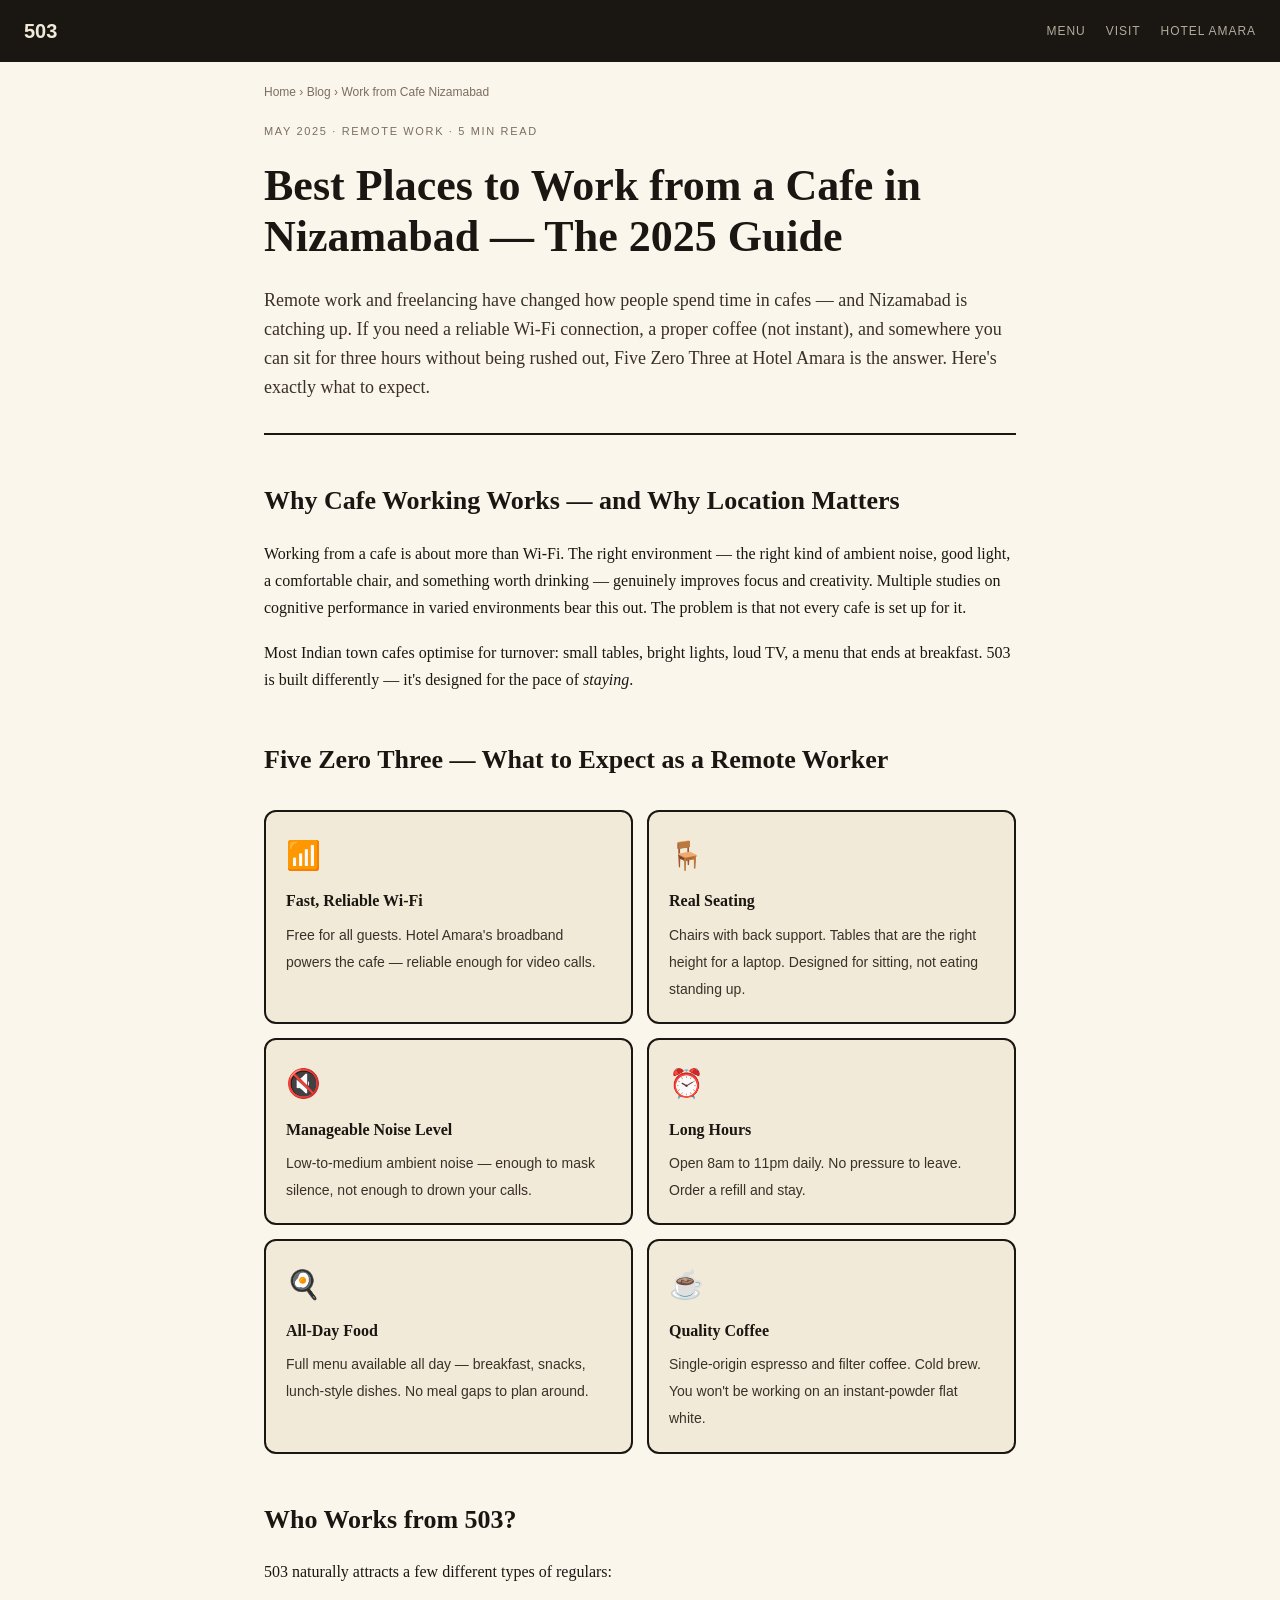
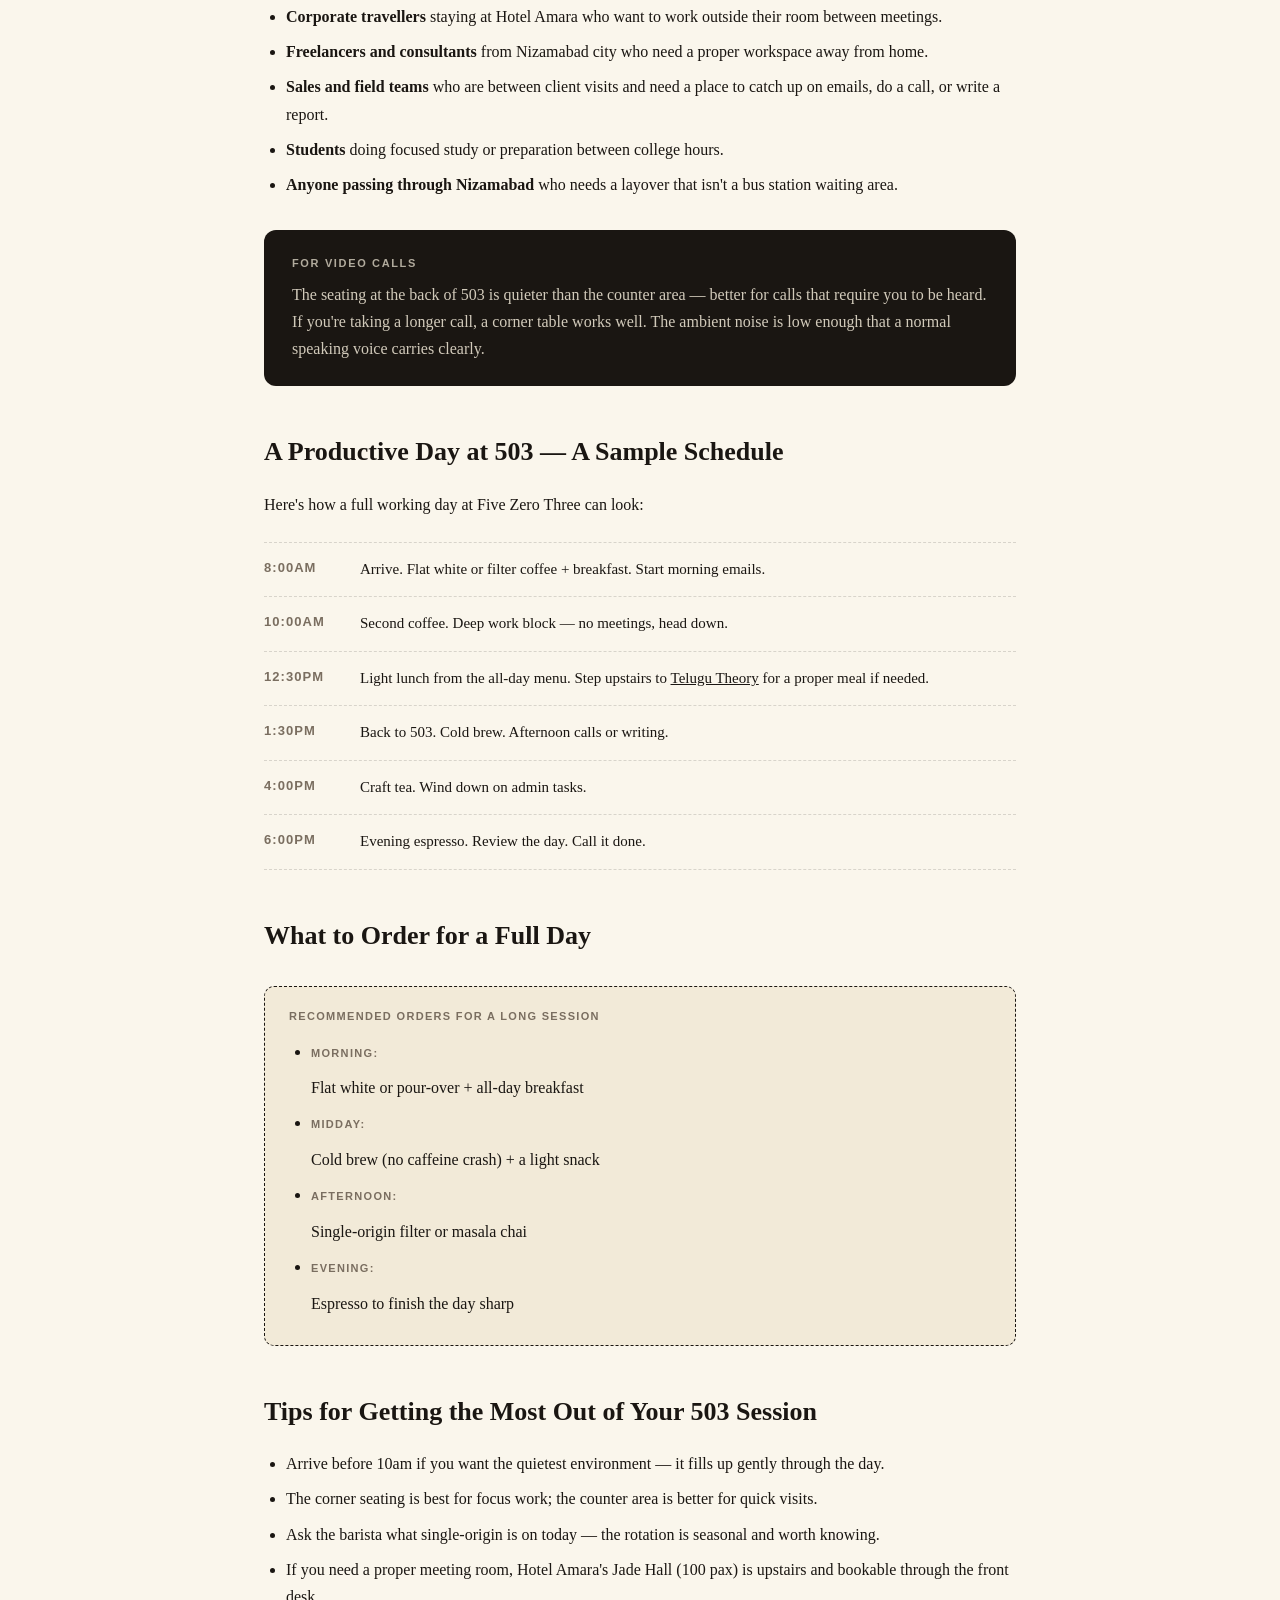
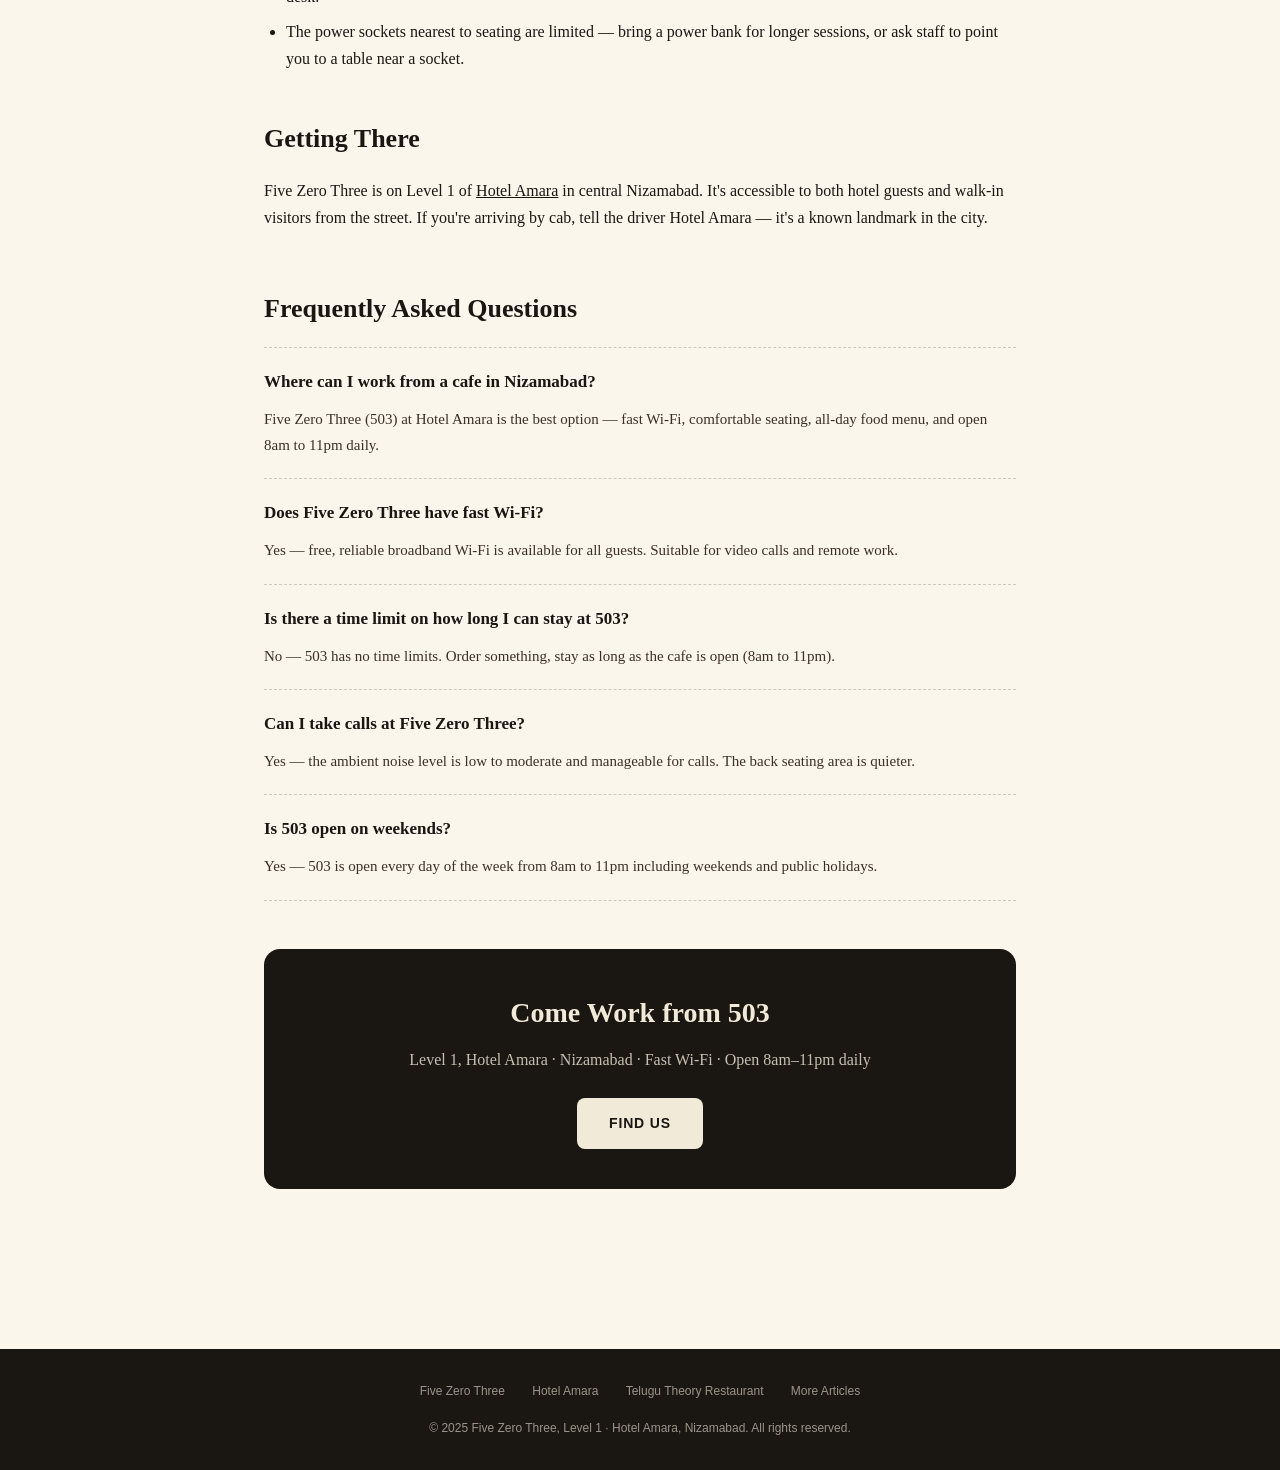
<file: blog/work-from-cafe-nizamabad.html>
<!DOCTYPE html>
<html lang="en">
<head>
  <meta charset="UTF-8"/>
  <meta name="viewport" content="width=device-width, initial-scale=1.0"/>
  <title>Best Places to Work from a Cafe in Nizamabad 2025 — Wi-Fi, Coffee &amp; Quiet Spots | 503</title>
  <meta name="description" content="Need a cafe to work from in Nizamabad? Five Zero Three (503) at Hotel Amara has fast Wi-Fi, proper espresso, and a quiet ambience. Open 8am–11pm daily — ideal for remote work, freelancers, and laptop sessions."/>
  <link rel="canonical" href="https://five-zero-three.vercel.app/blog/work-from-cafe-nizamabad.html"/>
  <meta property="og:title" content="Best Places to Work from a Cafe in Nizamabad — Five Zero Three"/>
  <meta property="og:description" content="Nizamabad's best work-from-cafe spot: 503 at Hotel Amara. Fast Wi-Fi, single-origin coffee, quiet seating. Open 8am–11pm."/>
  <meta property="og:url" content="https://five-zero-three.vercel.app/blog/work-from-cafe-nizamabad.html"/>
  <meta property="og:type" content="article"/>
  <meta name="twitter:card" content="summary_large_image"/>

  <script type="application/ld+json">
  {
    "@context": "https://schema.org",
    "@type": "BlogPosting",
    "headline": "Best Places to Work from a Cafe in Nizamabad 2025",
    "description": "A guide to working from cafes in Nizamabad. Five Zero Three at Hotel Amara is the top choice — fast Wi-Fi, specialty coffee, all-day menu, open 8am to 11pm.",
    "url": "https://five-zero-three.vercel.app/blog/work-from-cafe-nizamabad.html",
    "datePublished": "2025-05-01",
    "dateModified": "2025-05-01",
    "author": { "@type": "Organization", "name": "Five Zero Three" },
    "publisher": { "@type": "Organization", "name": "Five Zero Three", "url": "https://five-zero-three.vercel.app" }
  }
  </script>
  <script type="application/ld+json">
  {
    "@context": "https://schema.org",
    "@type": "FAQPage",
    "mainEntity": [
      {
        "@type": "Question",
        "name": "Where can I work from a cafe in Nizamabad?",
        "acceptedAnswer": { "@type": "Answer", "text": "Five Zero Three (503) at Hotel Amara is the best cafe for remote work in Nizamabad. It has fast Wi-Fi, comfortable seating, an all-day menu, and is open from 8am to 11pm daily." }
      },
      {
        "@type": "Question",
        "name": "Does Five Zero Three have Wi-Fi for remote workers?",
        "acceptedAnswer": { "@type": "Answer", "text": "Yes — fast, reliable Wi-Fi is available to all cafe guests at no charge." }
      },
      {
        "@type": "Question",
        "name": "How long can I sit at Five Zero Three?",
        "acceptedAnswer": { "@type": "Answer", "text": "503 is open from 8am to 11pm and has no time limits on seating. Order a coffee or meal and stay as long as you need." }
      },
      {
        "@type": "Question",
        "name": "Is Five Zero Three good for meetings?",
        "acceptedAnswer": { "@type": "Answer", "text": "Yes — 503 is suitable for small client meetings and informal discussions. The ambient noise is low enough for a comfortable conversation. For larger groups or formal meetings, Hotel Amara's Jade Hall is available upstairs." }
      }
    ]
  }
  </script>

  <style>
    *, *::before, *::after { box-sizing: border-box; margin: 0; padding: 0; }
    :root { --ink: #1a1612; --cream: #f2ead8; --cream-light: #faf6ec; --amber: #c09c3e; --ink-soft: #3a3028; --ink-muted: #7a6e60; }
    body { background: var(--cream-light); color: var(--ink); font-family: Georgia, 'Times New Roman', serif; line-height: 1.7; }
    a { color: var(--ink); text-decoration: underline; } a:hover { color: var(--amber); }
    .site-nav { background: var(--ink); padding: 14px 24px; display: flex; align-items: center; justify-content: space-between; position: sticky; top: 0; z-index: 10; }
    .site-nav .logo { color: var(--cream); font-family: Arial, sans-serif; font-size: 20px; font-weight: 900; text-decoration: none; }
    .site-nav .nav-links { display: flex; gap: 20px; }
    .site-nav .nav-links a { color: rgba(242,234,216,0.7); font-family: Arial, sans-serif; font-size: 12px; text-decoration: none; letter-spacing: 0.08em; text-transform: uppercase; }
    .site-nav .nav-links a:hover { color: var(--cream); }
    .breadcrumb { max-width: 800px; margin: 20px auto; padding: 0 24px; font-family: Arial, sans-serif; font-size: 12px; color: var(--ink-muted); }
    .breadcrumb a { color: var(--ink-muted); text-decoration: none; }
    article { max-width: 800px; margin: 0 auto; padding: 0 24px 80px; }
    .post-meta { font-family: Arial, sans-serif; font-size: 11px; color: var(--ink-muted); text-transform: uppercase; letter-spacing: 0.15em; margin-bottom: 20px; }
    h1 { font-size: clamp(28px, 5vw, 44px); line-height: 1.15; margin-bottom: 24px; }
    .lead { font-size: 18px; line-height: 1.6; color: var(--ink-soft); margin-bottom: 40px; padding-bottom: 32px; border-bottom: 2.5px solid var(--ink); }
    h2 { font-size: 26px; margin: 44px 0 16px; }
    h3 { font-size: 20px; margin: 28px 0 10px; }
    p { margin-bottom: 18px; font-size: 16px; }
    ul, ol { margin: 0 0 18px 22px; font-size: 16px; }
    li { margin-bottom: 8px; }
    .callout { background: var(--ink); color: var(--cream); padding: 24px 28px; border-radius: 12px; margin: 32px 0; }
    .callout strong { display: block; font-family: Arial, sans-serif; font-size: 11px; text-transform: uppercase; letter-spacing: 0.15em; opacity: 0.7; margin-bottom: 8px; }
    .callout p { color: rgba(242,234,216,0.85); margin-bottom: 0; }
    .feature-grid { display: grid; grid-template-columns: 1fr 1fr; gap: 14px; margin: 28px 0; }
    @media (max-width: 600px) { .feature-grid { grid-template-columns: 1fr; } }
    .feature-card { background: var(--cream); border: 2px solid var(--ink); border-radius: 12px; padding: 20px; }
    .feature-card .icon { font-size: 28px; margin-bottom: 8px; }
    .feature-card strong { display: block; font-size: 16px; margin-bottom: 6px; }
    .feature-card span { font-size: 14px; color: var(--ink-soft); font-family: Arial, sans-serif; }
    .order-strip { background: var(--cream); border: 1.5px dashed var(--ink); border-radius: 10px; padding: 20px 24px; margin: 28px 0; }
    .order-strip strong { display: block; font-family: Arial, sans-serif; font-size: 11px; text-transform: uppercase; letter-spacing: 0.12em; color: var(--ink-muted); margin-bottom: 12px; }
    .order-strip ul { margin-bottom: 0; }
    .schedule-row { display: flex; gap: 16px; padding: 14px 0; border-bottom: 1px dashed rgba(26,22,18,0.15); align-items: flex-start; }
    .schedule-row:first-child { border-top: 1px dashed rgba(26,22,18,0.15); }
    .schedule-row .time { font-family: Arial, sans-serif; font-size: 13px; font-weight: bold; min-width: 80px; color: var(--ink-muted); text-transform: uppercase; letter-spacing: 0.08em; }
    .schedule-row .activity { font-size: 15px; }
    .faq-section { margin-top: 56px; }
    .faq-item { border-top: 1.5px dashed rgba(26,22,18,0.2); padding: 20px 0; }
    .faq-item:last-child { border-bottom: 1.5px dashed rgba(26,22,18,0.2); }
    .faq-q { font-weight: bold; font-size: 17px; margin-bottom: 10px; }
    .faq-a { color: var(--ink-soft); font-size: 15px; }
    .cta-block { background: var(--ink); color: var(--cream); padding: 40px 36px; border-radius: 16px; text-align: center; margin: 48px 0 0; }
    .cta-block h2 { color: var(--cream); margin: 0 0 10px; font-size: 28px; }
    .cta-block p { color: rgba(242,234,216,0.8); margin-bottom: 24px; }
    .cta-btn { display: inline-block; background: var(--cream); color: var(--ink); font-family: Arial, sans-serif; font-weight: bold; font-size: 14px; padding: 14px 32px; border-radius: 8px; text-decoration: none; letter-spacing: 0.06em; text-transform: uppercase; }
    .site-footer { background: var(--ink); color: rgba(242,234,216,0.6); text-align: center; padding: 32px 24px; font-family: Arial, sans-serif; font-size: 12px; margin-top: 80px; }
    .site-footer a { color: rgba(242,234,216,0.6); margin: 0 12px; text-decoration: none; }
    .site-footer .footer-links { margin-bottom: 16px; }
  </style>
</head>
<body>

<nav class="site-nav">
  <a href="https://five-zero-three.vercel.app" class="logo">503</a>
  <div class="nav-links">
    <a href="https://five-zero-three.vercel.app/#menu">Menu</a>
    <a href="https://five-zero-three.vercel.app/#visit">Visit</a>
    <a href="https://amara-hotel.vercel.app">Hotel Amara</a>
  </div>
</nav>

<div class="breadcrumb">
  <a href="https://five-zero-three.vercel.app">Home</a> › <a href="https://five-zero-three.vercel.app/blog/">Blog</a> › Work from Cafe Nizamabad
</div>

<article>
  <div class="post-meta">May 2025 · Remote Work · 5 min read</div>

  <h1>Best Places to Work from a Cafe in Nizamabad — The 2025 Guide</h1>

  <p class="lead">
    Remote work and freelancing have changed how people spend time in cafes — and Nizamabad is catching up. If you need a reliable Wi-Fi connection, a proper coffee (not instant), and somewhere you can sit for three hours without being rushed out, Five Zero Three at Hotel Amara is the answer. Here's exactly what to expect.
  </p>

  <h2>Why Cafe Working Works — and Why Location Matters</h2>
  <p>
    Working from a cafe is about more than Wi-Fi. The right environment — the right kind of ambient noise, good light, a comfortable chair, and something worth drinking — genuinely improves focus and creativity. Multiple studies on cognitive performance in varied environments bear this out. The problem is that not every cafe is set up for it.
  </p>
  <p>
    Most Indian town cafes optimise for turnover: small tables, bright lights, loud TV, a menu that ends at breakfast. 503 is built differently — it's designed for the pace of <em>staying</em>.
  </p>

  <h2>Five Zero Three — What to Expect as a Remote Worker</h2>

  <div class="feature-grid">
    <div class="feature-card">
      <div class="icon">📶</div>
      <strong>Fast, Reliable Wi-Fi</strong>
      <span>Free for all guests. Hotel Amara's broadband powers the cafe — reliable enough for video calls.</span>
    </div>
    <div class="feature-card">
      <div class="icon">🪑</div>
      <strong>Real Seating</strong>
      <span>Chairs with back support. Tables that are the right height for a laptop. Designed for sitting, not eating standing up.</span>
    </div>
    <div class="feature-card">
      <div class="icon">🔇</div>
      <strong>Manageable Noise Level</strong>
      <span>Low-to-medium ambient noise — enough to mask silence, not enough to drown your calls.</span>
    </div>
    <div class="feature-card">
      <div class="icon">⏰</div>
      <strong>Long Hours</strong>
      <span>Open 8am to 11pm daily. No pressure to leave. Order a refill and stay.</span>
    </div>
    <div class="feature-card">
      <div class="icon">🍳</div>
      <strong>All-Day Food</strong>
      <span>Full menu available all day — breakfast, snacks, lunch-style dishes. No meal gaps to plan around.</span>
    </div>
    <div class="feature-card">
      <div class="icon">☕</div>
      <strong>Quality Coffee</strong>
      <span>Single-origin espresso and filter coffee. Cold brew. You won't be working on an instant-powder flat white.</span>
    </div>
  </div>

  <h2>Who Works from 503?</h2>
  <p>
    503 naturally attracts a few different types of regulars:
  </p>
  <ul>
    <li><strong>Corporate travellers</strong> staying at Hotel Amara who want to work outside their room between meetings.</li>
    <li><strong>Freelancers and consultants</strong> from Nizamabad city who need a proper workspace away from home.</li>
    <li><strong>Sales and field teams</strong> who are between client visits and need a place to catch up on emails, do a call, or write a report.</li>
    <li><strong>Students</strong> doing focused study or preparation between college hours.</li>
    <li><strong>Anyone passing through Nizamabad</strong> who needs a layover that isn't a bus station waiting area.</li>
  </ul>

  <div class="callout">
    <strong>For Video Calls</strong>
    <p>The seating at the back of 503 is quieter than the counter area — better for calls that require you to be heard. If you're taking a longer call, a corner table works well. The ambient noise is low enough that a normal speaking voice carries clearly.</p>
  </div>

  <h2>A Productive Day at 503 — A Sample Schedule</h2>
  <p>Here's how a full working day at Five Zero Three can look:</p>

  <div style="margin: 24px 0;">
    <div class="schedule-row">
      <div class="time">8:00am</div>
      <div class="activity">Arrive. Flat white or filter coffee + breakfast. Start morning emails.</div>
    </div>
    <div class="schedule-row">
      <div class="time">10:00am</div>
      <div class="activity">Second coffee. Deep work block — no meetings, head down.</div>
    </div>
    <div class="schedule-row">
      <div class="time">12:30pm</div>
      <div class="activity">Light lunch from the all-day menu. Step upstairs to <a href="https://telugu-theory.vercel.app">Telugu Theory</a> for a proper meal if needed.</div>
    </div>
    <div class="schedule-row">
      <div class="time">1:30pm</div>
      <div class="activity">Back to 503. Cold brew. Afternoon calls or writing.</div>
    </div>
    <div class="schedule-row">
      <div class="time">4:00pm</div>
      <div class="activity">Craft tea. Wind down on admin tasks.</div>
    </div>
    <div class="schedule-row">
      <div class="time">6:00pm</div>
      <div class="activity">Evening espresso. Review the day. Call it done.</div>
    </div>
  </div>

  <h2>What to Order for a Full Day</h2>

  <div class="order-strip">
    <strong>Recommended Orders for a Long Session</strong>
    <ul>
      <li><strong>Morning:</strong> Flat white or pour-over + all-day breakfast</li>
      <li><strong>Midday:</strong> Cold brew (no caffeine crash) + a light snack</li>
      <li><strong>Afternoon:</strong> Single-origin filter or masala chai</li>
      <li><strong>Evening:</strong> Espresso to finish the day sharp</li>
    </ul>
  </div>

  <h2>Tips for Getting the Most Out of Your 503 Session</h2>
  <ul>
    <li>Arrive before 10am if you want the quietest environment — it fills up gently through the day.</li>
    <li>The corner seating is best for focus work; the counter area is better for quick visits.</li>
    <li>Ask the barista what single-origin is on today — the rotation is seasonal and worth knowing.</li>
    <li>If you need a proper meeting room, Hotel Amara's Jade Hall (100 pax) is upstairs and bookable through the front desk.</li>
    <li>The power sockets nearest to seating are limited — bring a power bank for longer sessions, or ask staff to point you to a table near a socket.</li>
  </ul>

  <h2>Getting There</h2>
  <p>
    Five Zero Three is on Level 1 of <a href="https://amara-hotel.vercel.app">Hotel Amara</a> in central Nizamabad. It's accessible to both hotel guests and walk-in visitors from the street. If you're arriving by cab, tell the driver Hotel Amara — it's a known landmark in the city.
  </p>

  <div class="faq-section">
    <h2>Frequently Asked Questions</h2>

    <div class="faq-item">
      <div class="faq-q">Where can I work from a cafe in Nizamabad?</div>
      <div class="faq-a">Five Zero Three (503) at Hotel Amara is the best option — fast Wi-Fi, comfortable seating, all-day food menu, and open 8am to 11pm daily.</div>
    </div>

    <div class="faq-item">
      <div class="faq-q">Does Five Zero Three have fast Wi-Fi?</div>
      <div class="faq-a">Yes — free, reliable broadband Wi-Fi is available for all guests. Suitable for video calls and remote work.</div>
    </div>

    <div class="faq-item">
      <div class="faq-q">Is there a time limit on how long I can stay at 503?</div>
      <div class="faq-a">No — 503 has no time limits. Order something, stay as long as the cafe is open (8am to 11pm).</div>
    </div>

    <div class="faq-item">
      <div class="faq-q">Can I take calls at Five Zero Three?</div>
      <div class="faq-a">Yes — the ambient noise level is low to moderate and manageable for calls. The back seating area is quieter.</div>
    </div>

    <div class="faq-item">
      <div class="faq-q">Is 503 open on weekends?</div>
      <div class="faq-a">Yes — 503 is open every day of the week from 8am to 11pm including weekends and public holidays.</div>
    </div>
  </div>

  <div class="cta-block">
    <h2>Come Work from 503</h2>
    <p>Level 1, Hotel Amara · Nizamabad · Fast Wi-Fi · Open 8am–11pm daily</p>
    <a href="https://five-zero-three.vercel.app/#visit" class="cta-btn">Find Us</a>
  </div>
</article>

<footer class="site-footer">
  <div class="footer-links">
    <a href="https://five-zero-three.vercel.app">Five Zero Three</a>
    <a href="https://amara-hotel.vercel.app">Hotel Amara</a>
    <a href="https://telugu-theory.vercel.app">Telugu Theory Restaurant</a>
    <a href="https://five-zero-three.vercel.app/blog/">More Articles</a>
  </div>
  <div>© 2025 Five Zero Three, Level 1 · Hotel Amara, Nizamabad. All rights reserved.</div>
</footer>

</body>
</html>
</file>
